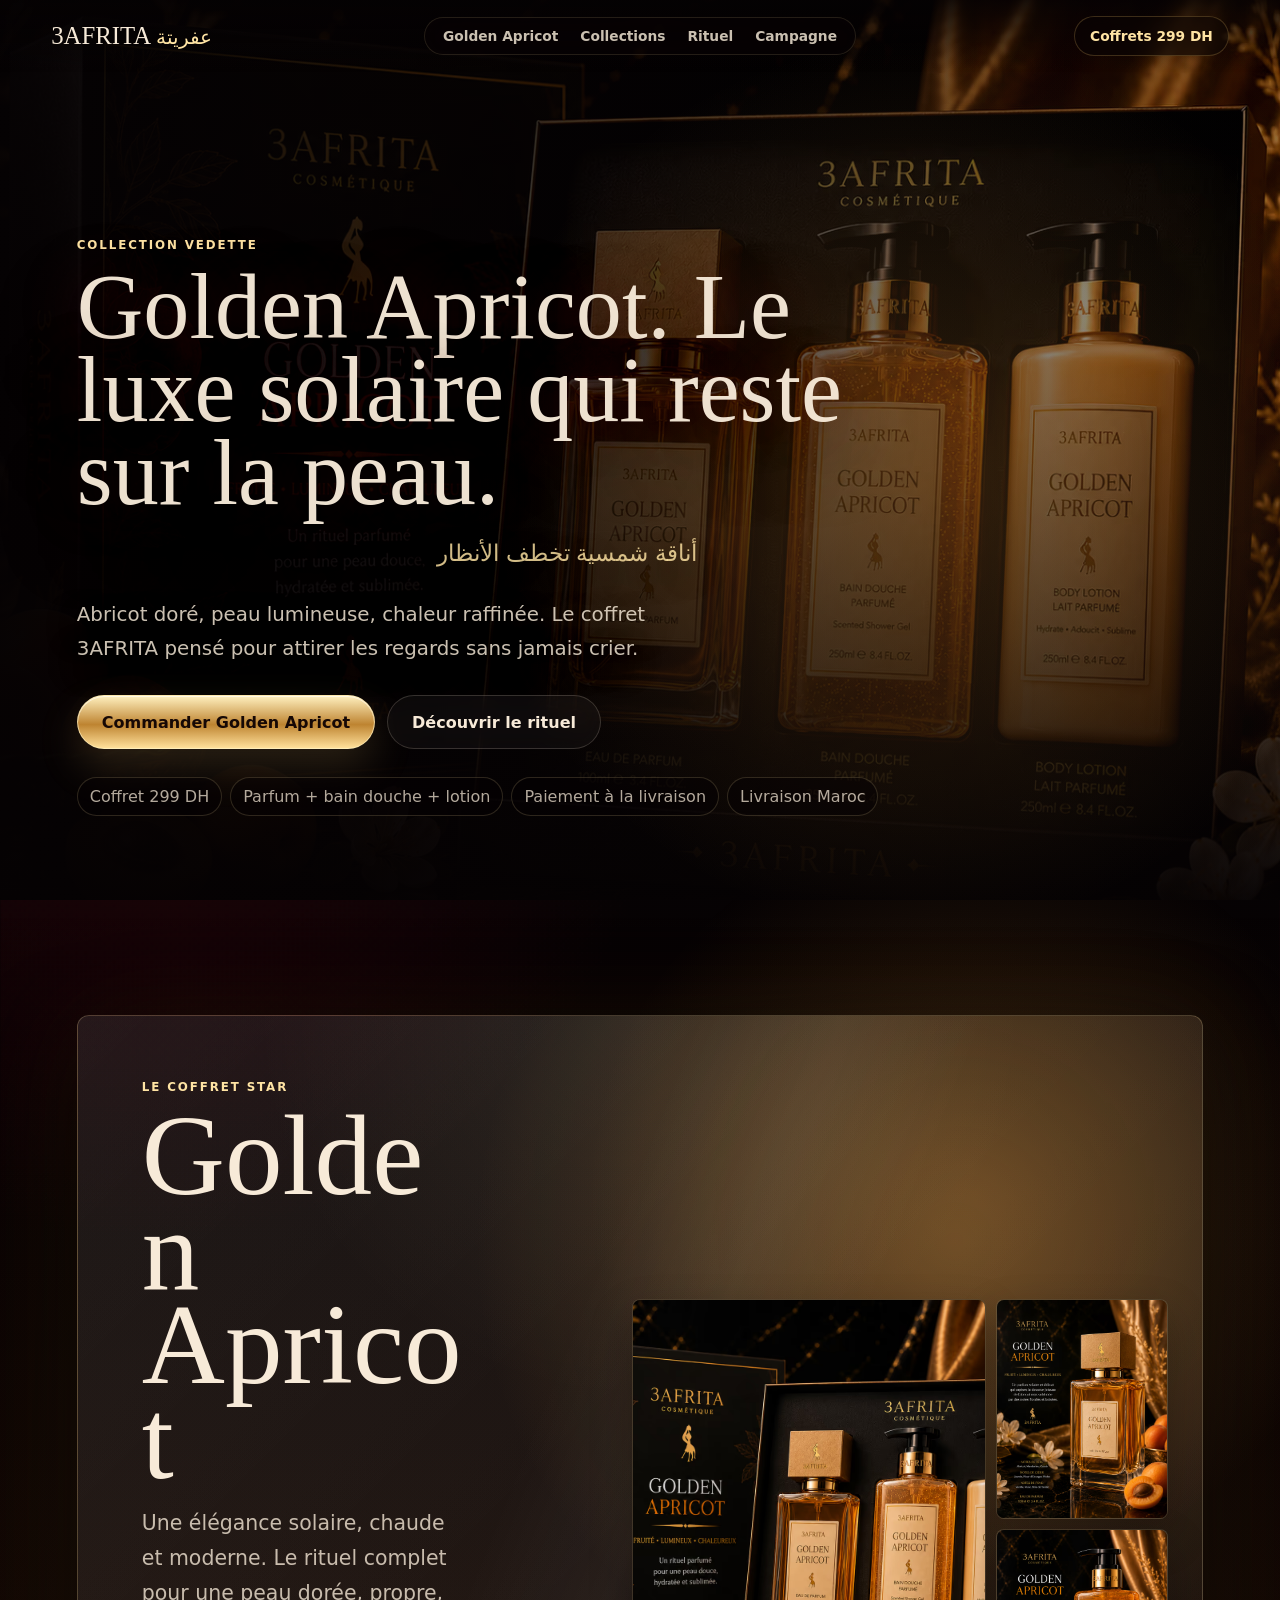
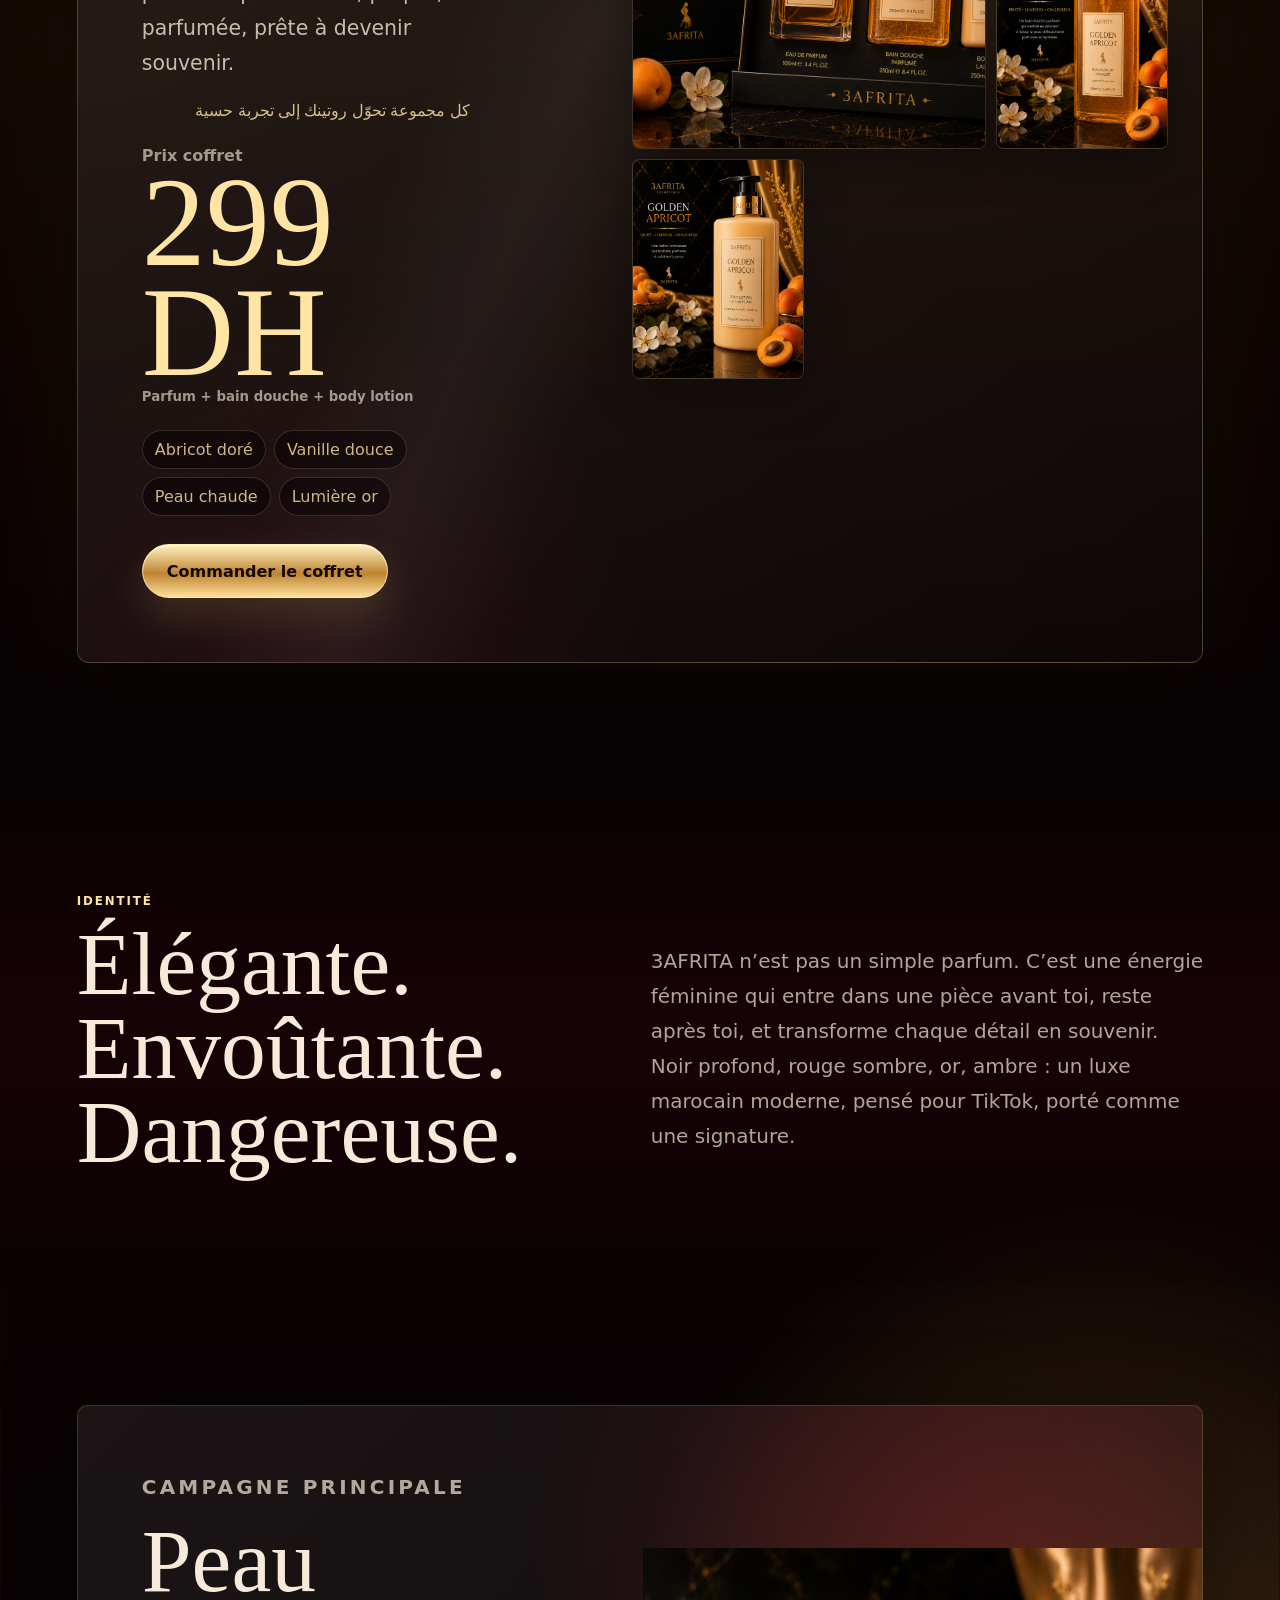
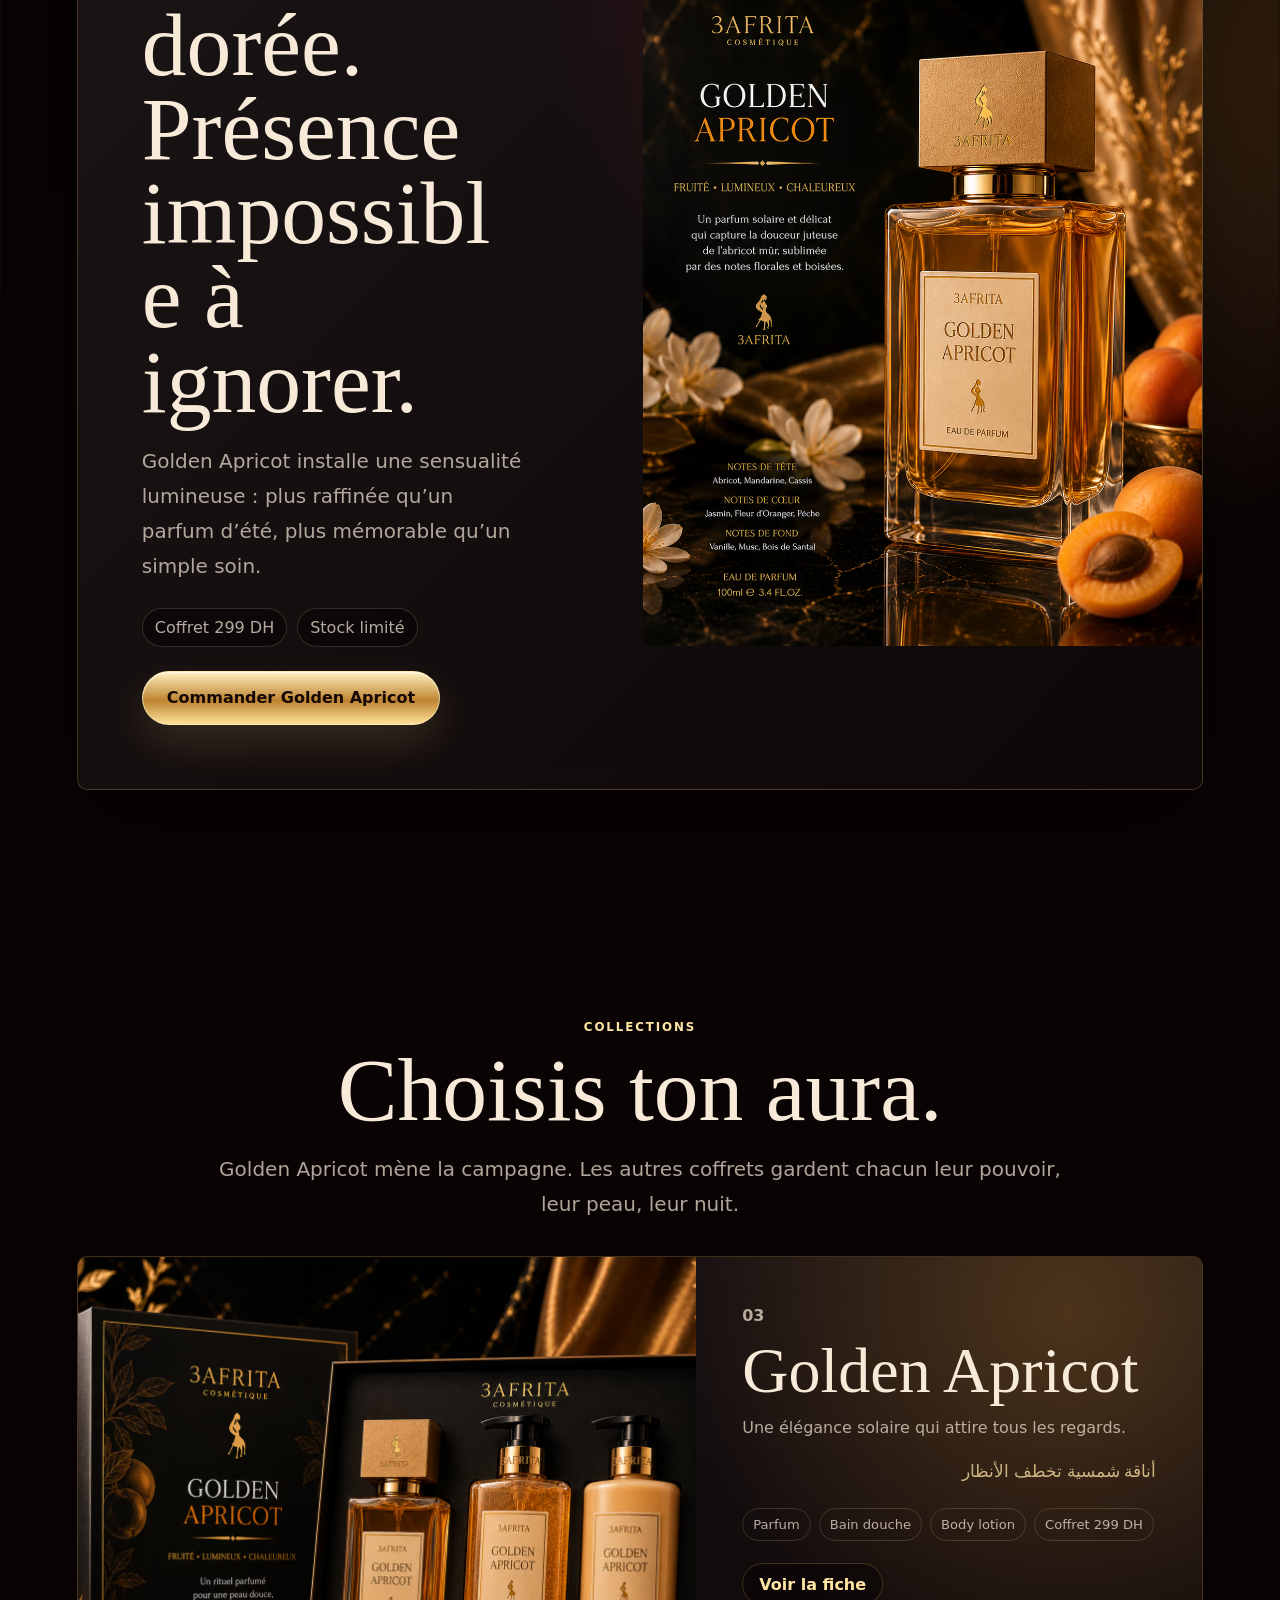
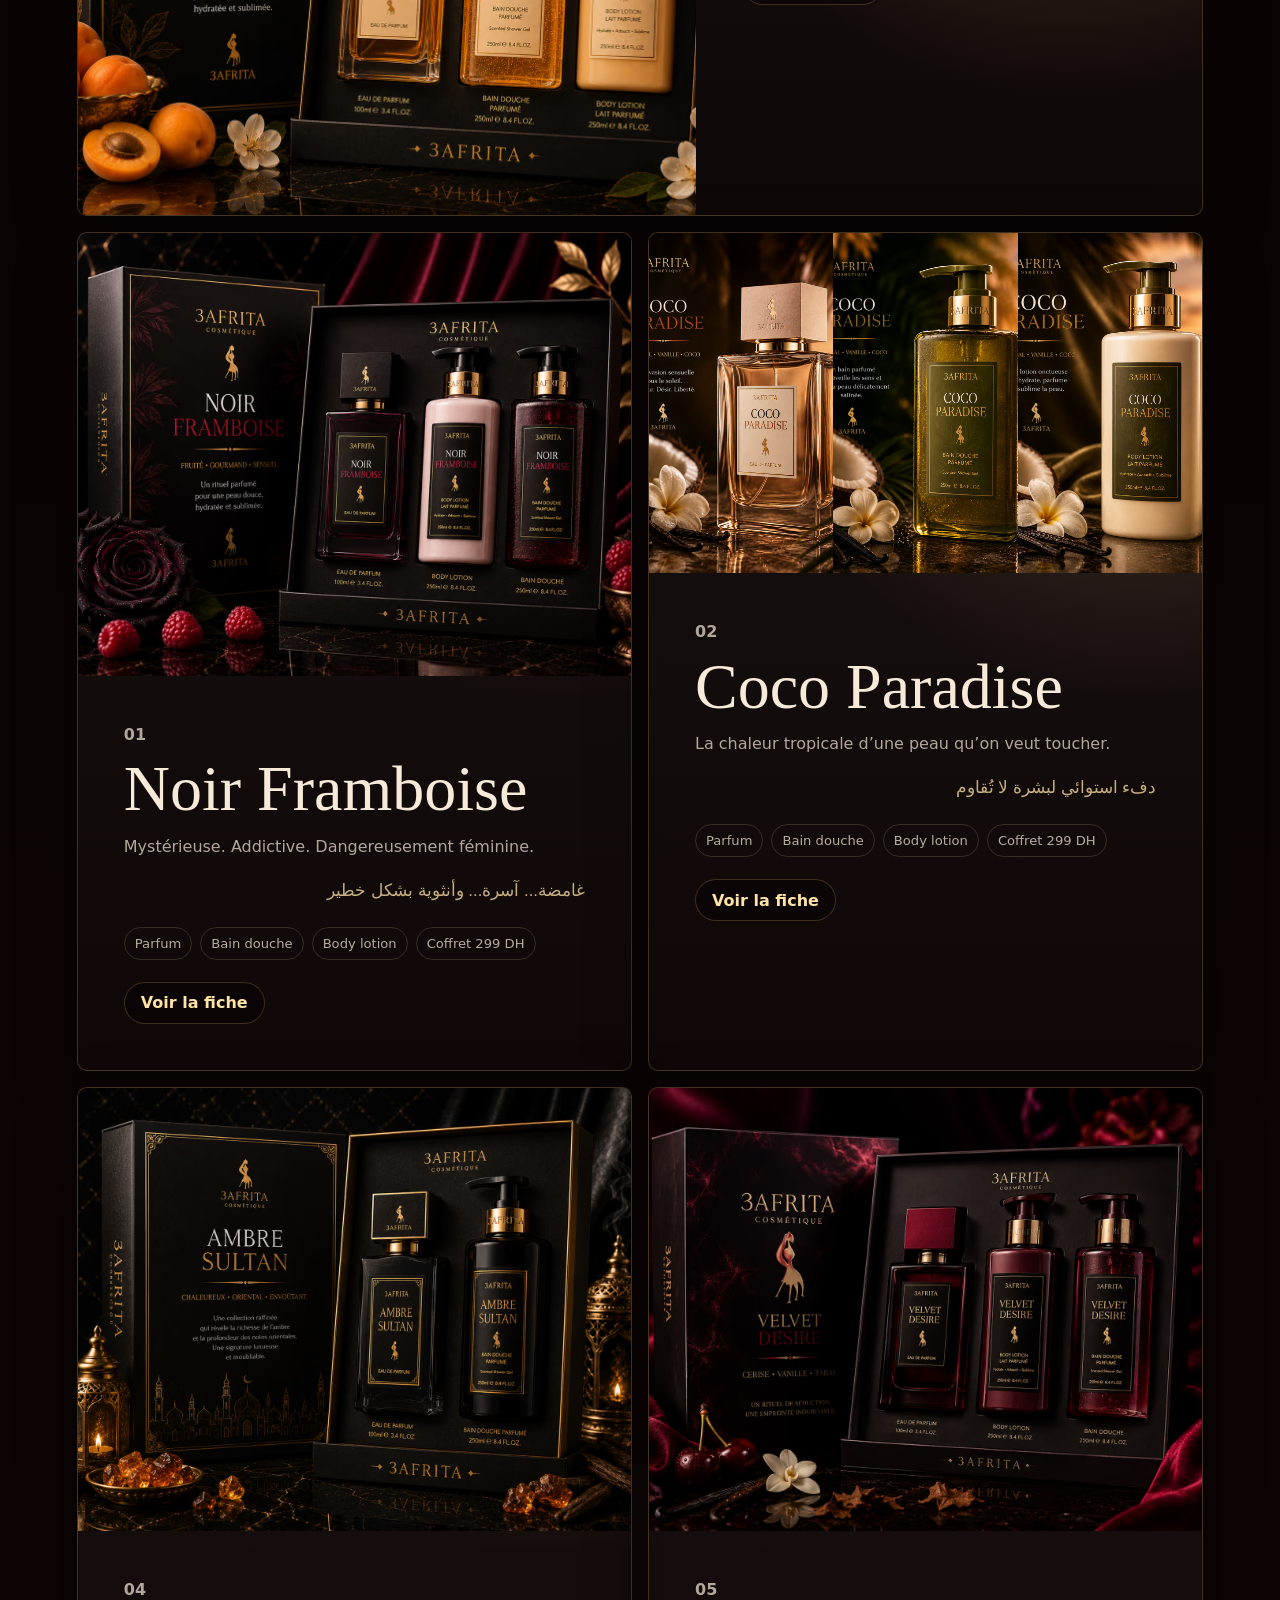
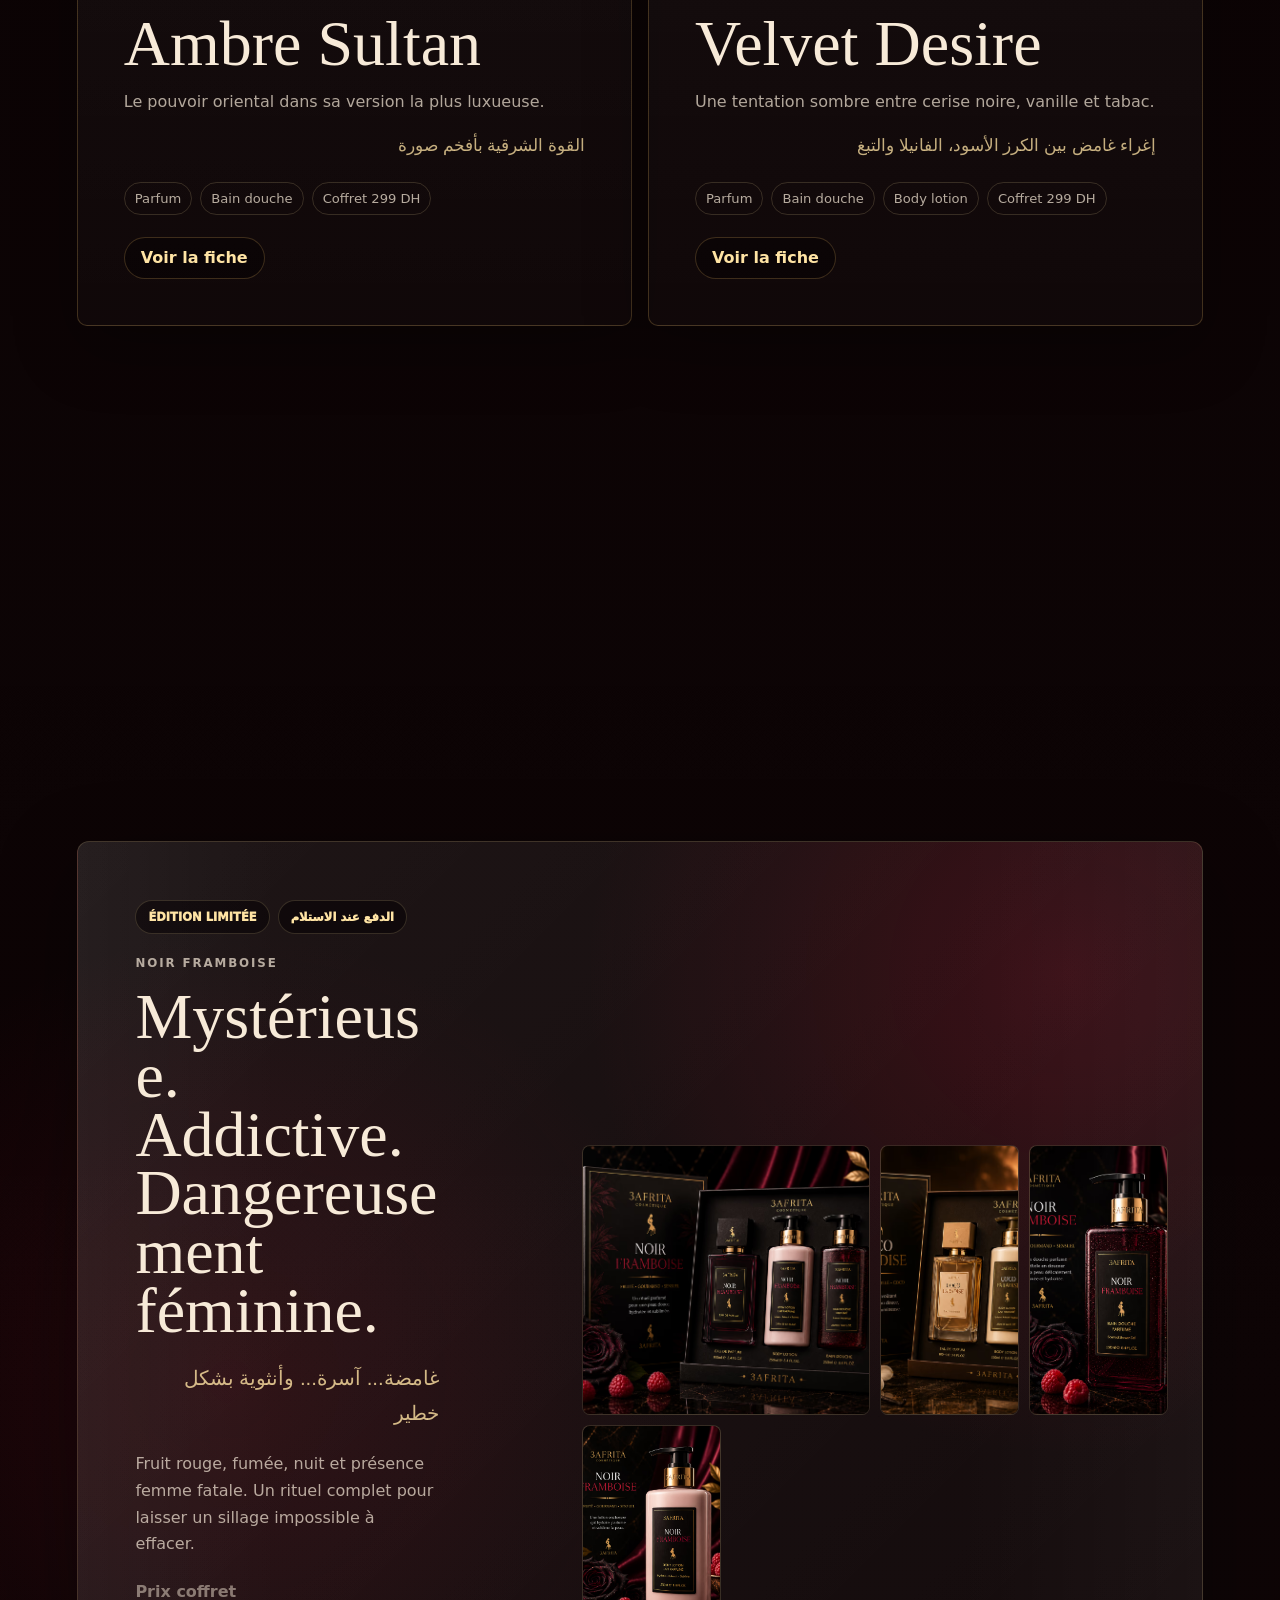
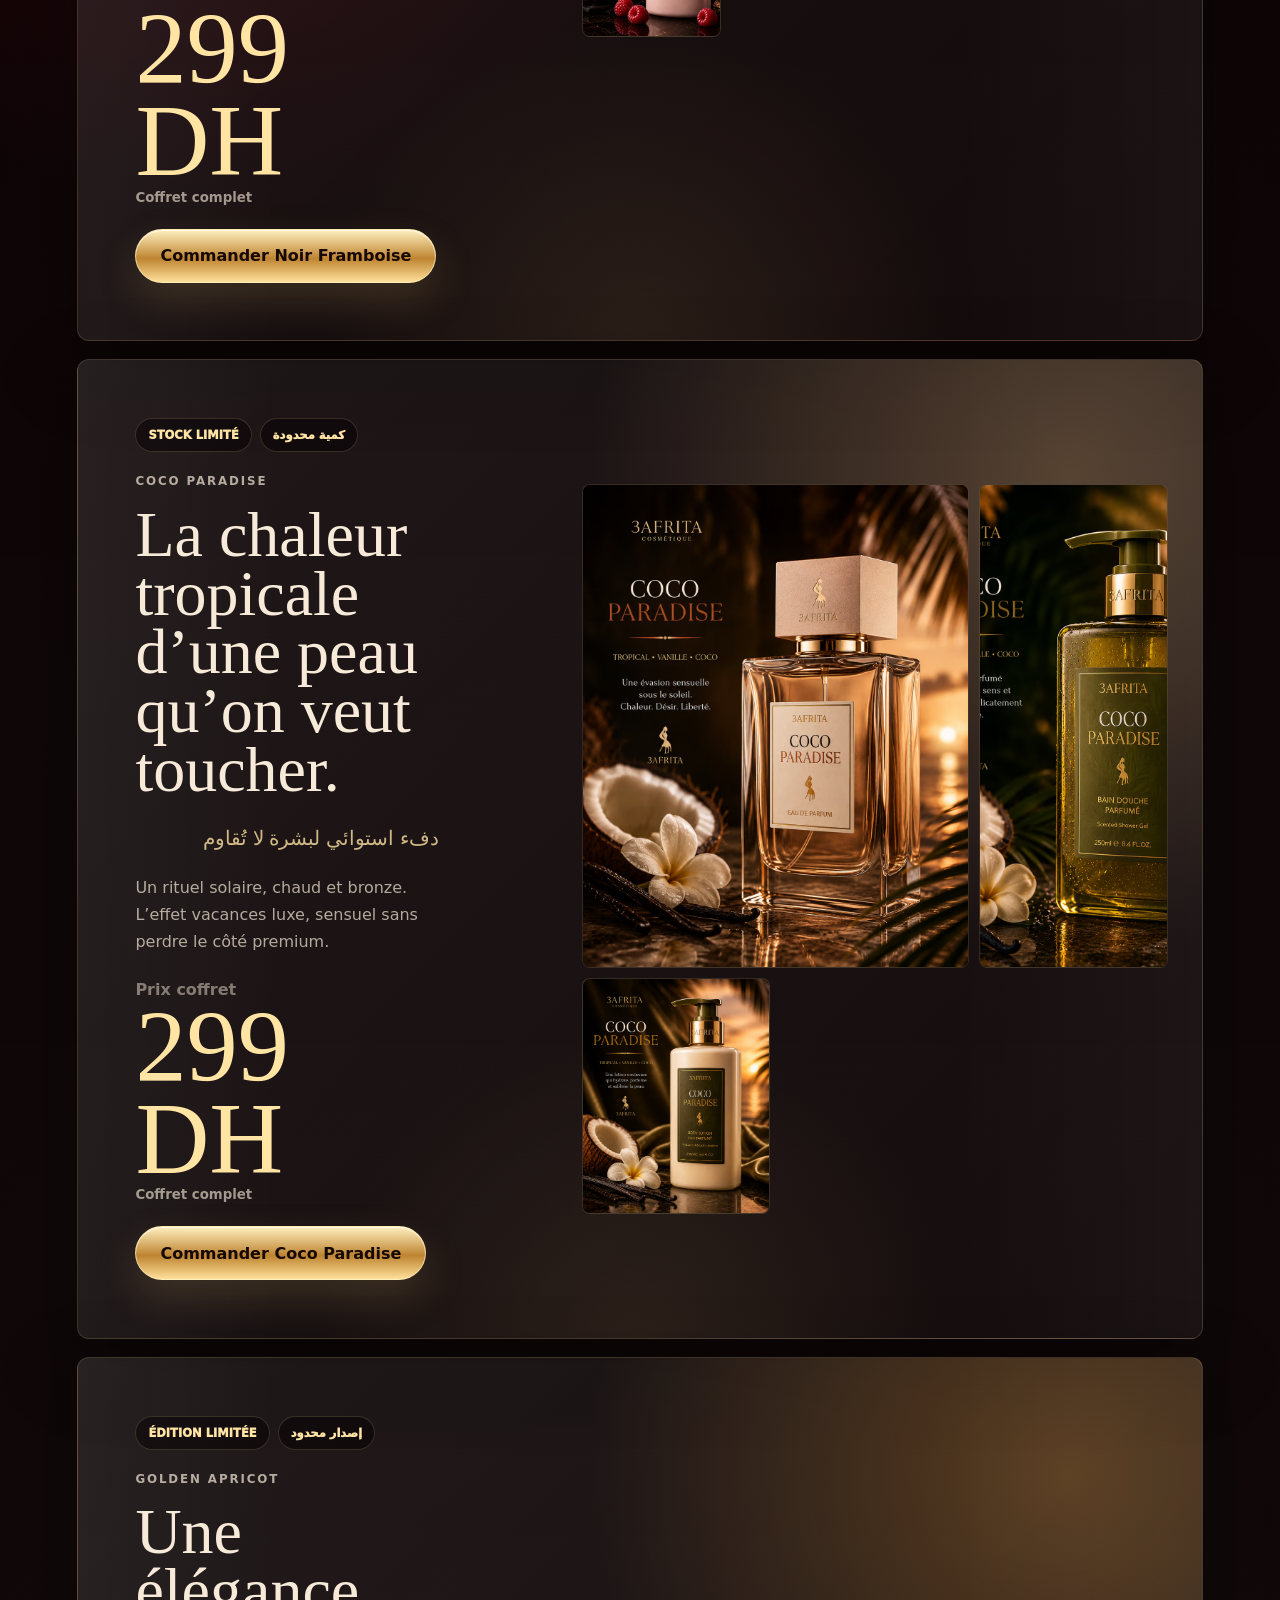
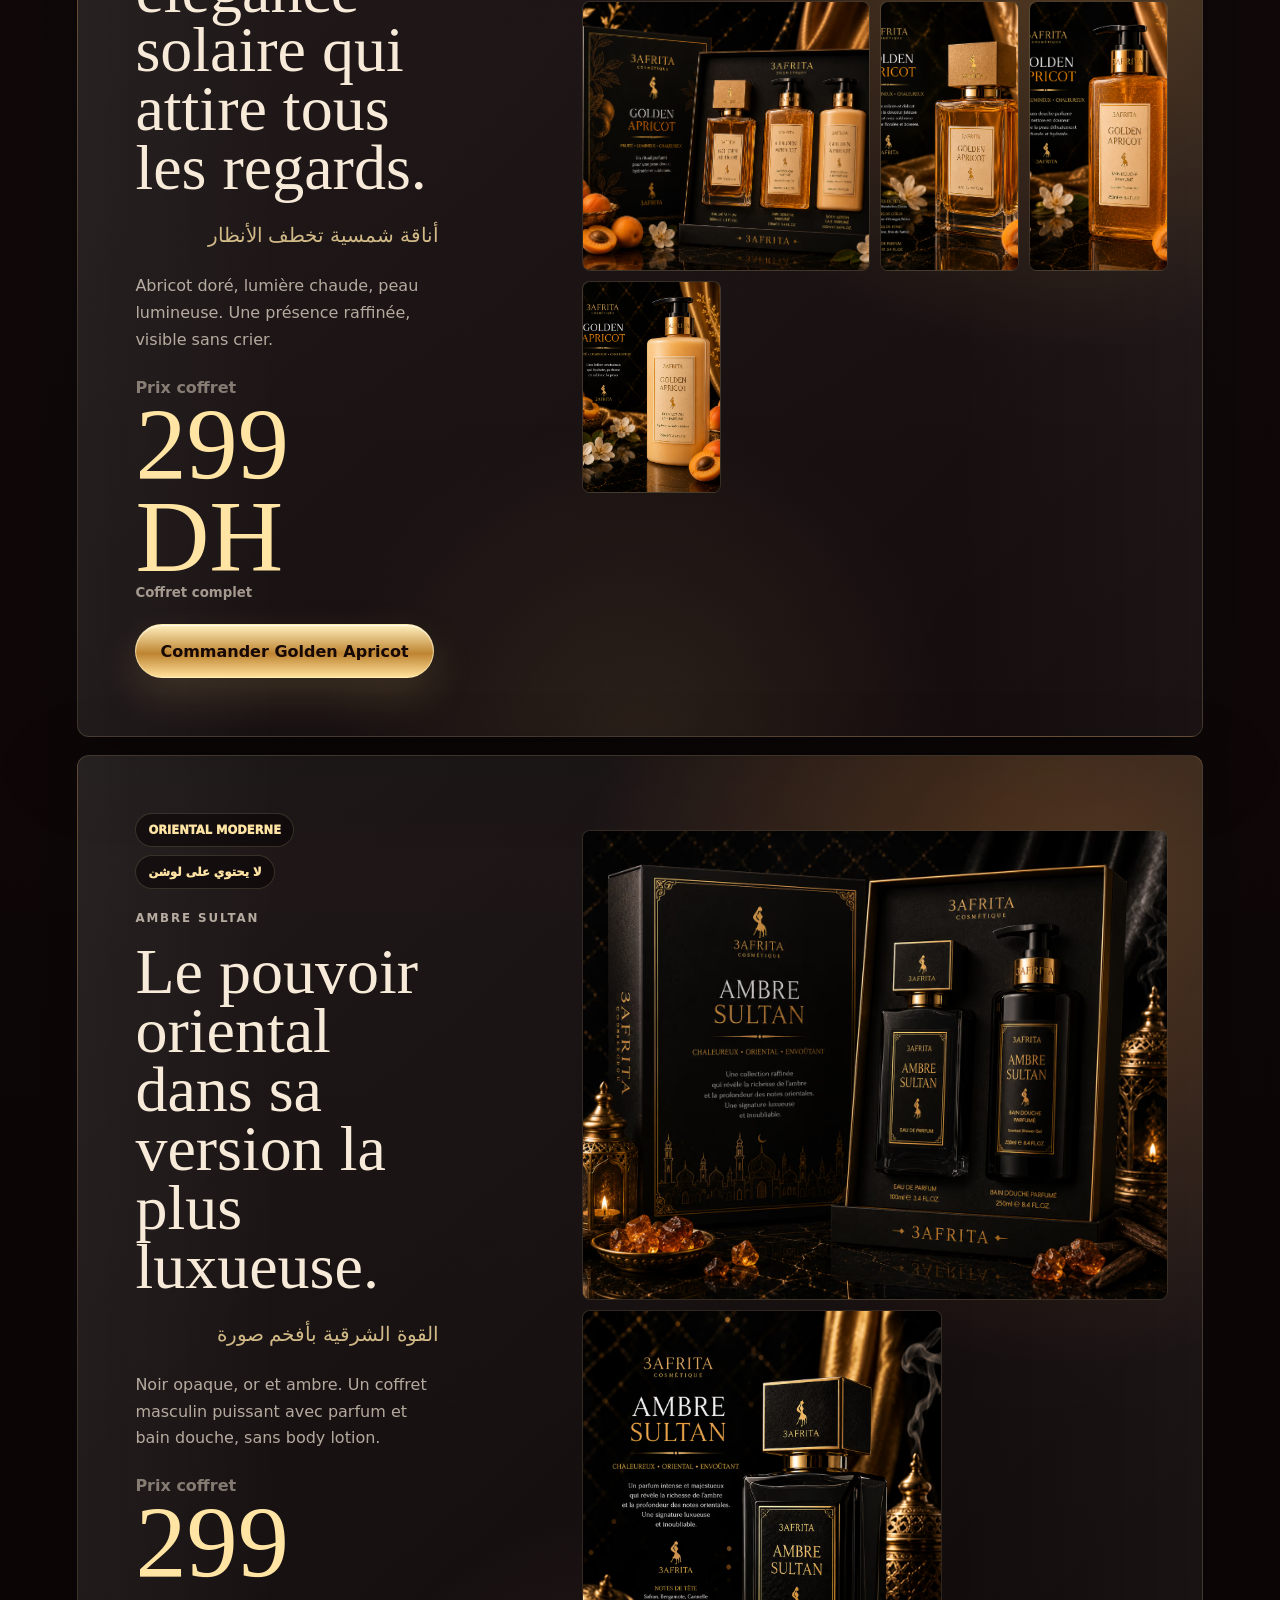
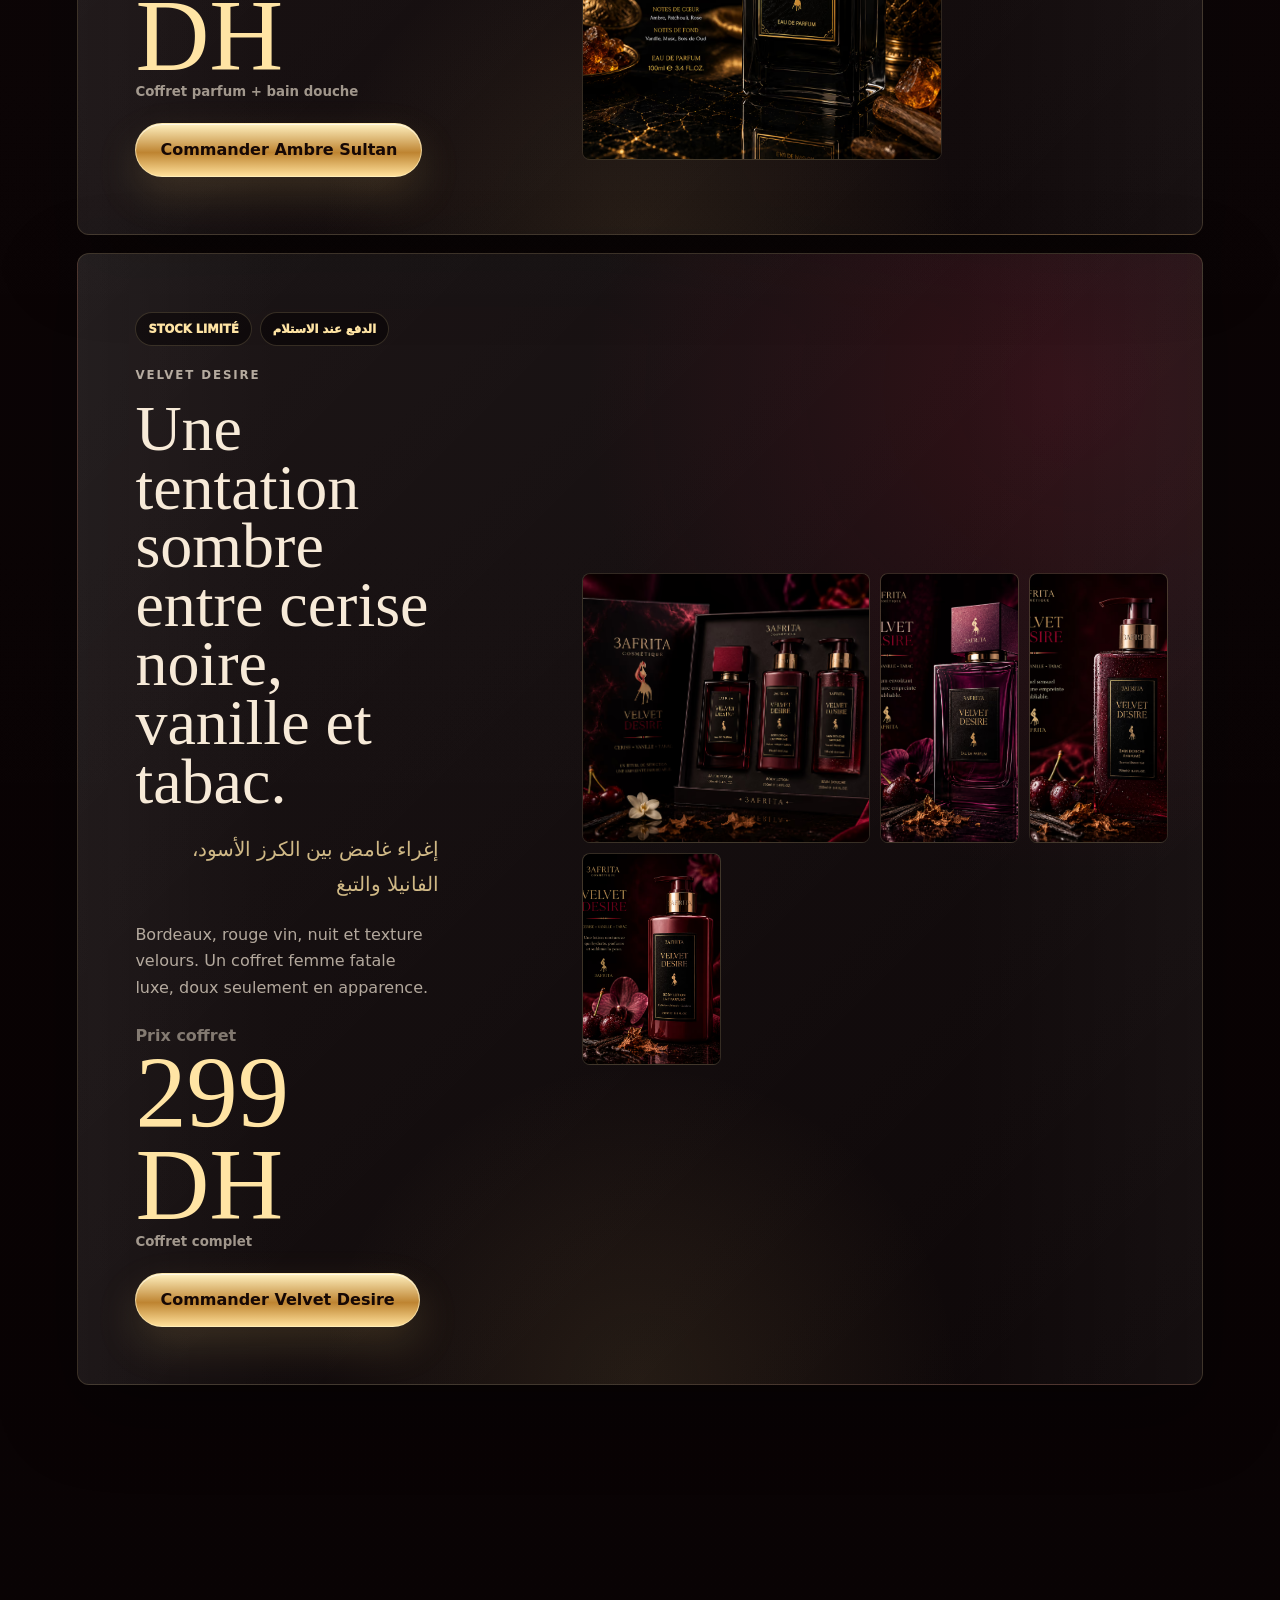
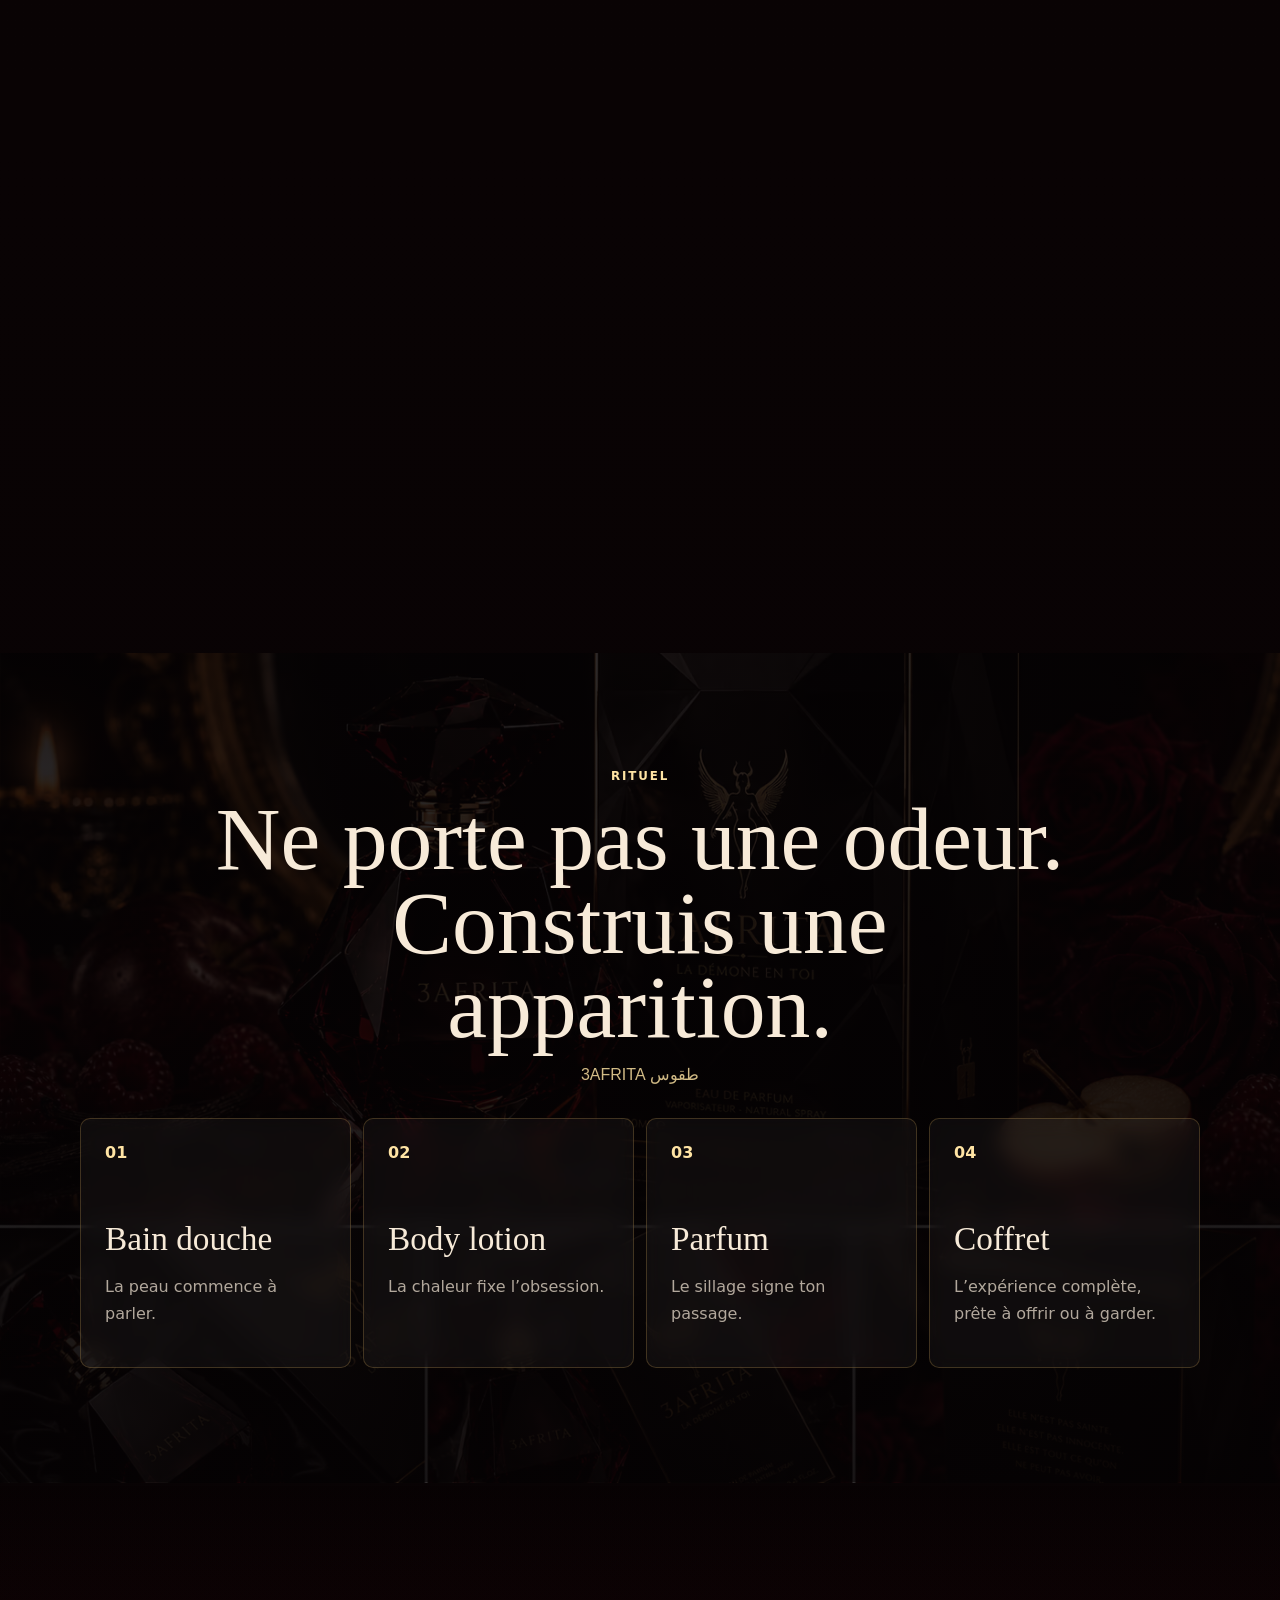
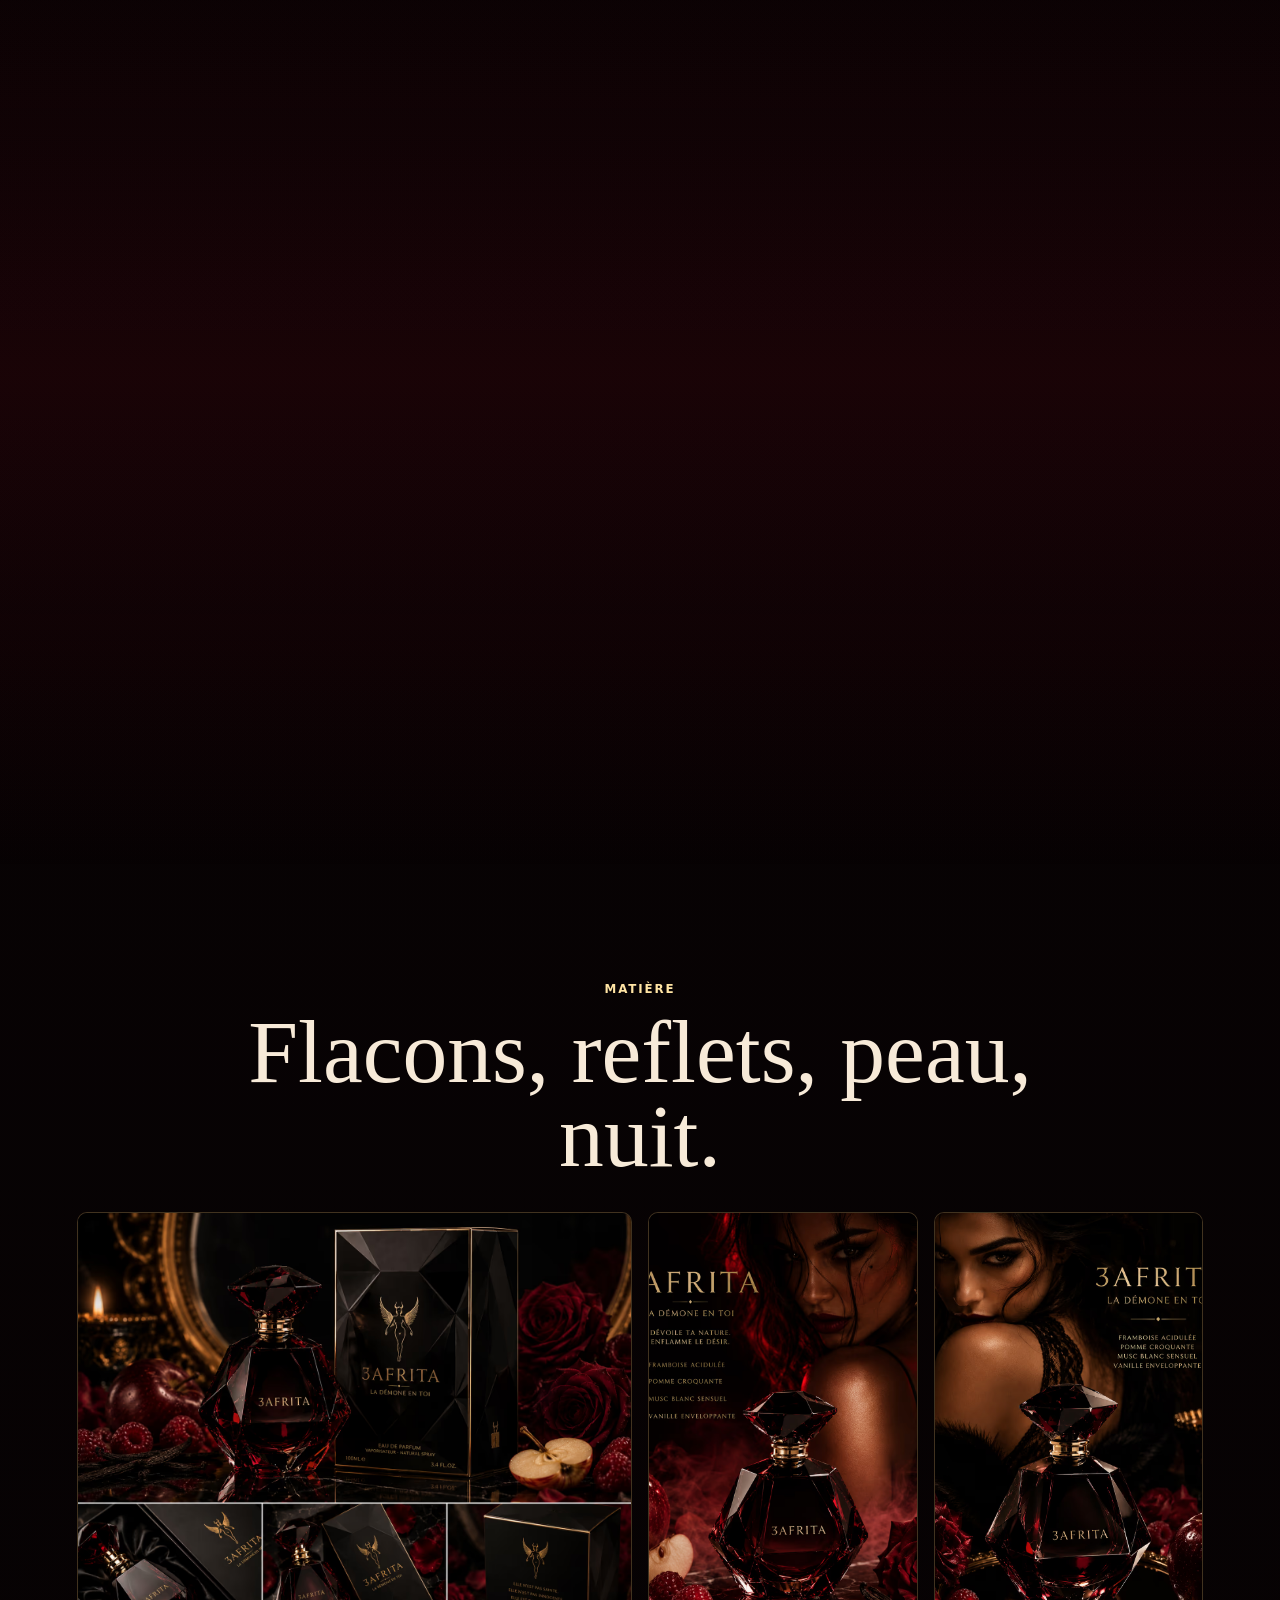
<file: index.html>
<!doctype html>
<html lang="fr">
  <head>
    <meta charset="utf-8" />
    <meta name="viewport" content="width=device-width, initial-scale=1" />
    <title>3AFRITA | Cosmétiques dark luxury marocains</title>
    <meta
      name="description"
      content="3AFRITA est une marque cosmétique marocaine premium : parfums, bains douche, body lotions et coffrets dark luxury. Coffrets à 299 DH, livraison Maroc."
    />
    <meta name="theme-color" content="#050203" />
    <link rel="canonical" href="https://3afrita.com/" />
    <meta property="og:title" content="3AFRITA | عفريتة" />
    <meta property="og:description" content="Golden Apricot par 3AFRITA. Une élégance solaire, sensuelle et impossible à oublier. Coffret à 299 DH." />
    <meta property="og:type" content="website" />
    <meta property="og:url" content="https://3afrita.com/" />
    <meta property="og:image" content="https://3afrita.com/assets/collections/optimized/golden-apricot-coffret.webp" />
    <link rel="icon" type="image/png" href="./favicon.png" />
    <link rel="preload" as="image" href="./assets/collections/optimized/golden-apricot-coffret.avif" />
    <link rel="stylesheet" href="./styles.css" />
  </head>
  <body>
    <div class="ambient" aria-hidden="true"></div>
    <div class="grain" aria-hidden="true"></div>

    <header class="site-header" aria-label="Navigation principale">
      <a class="brand-mark" href="#top" aria-label="Accueil 3AFRITA">3AFRITA <span>عفريتة</span></a>
      <nav class="desktop-nav" aria-label="Sections">
        <a href="#golden">Golden Apricot</a>
        <a href="#collections">Collections</a>
        <a href="#rituel">Rituel</a>
        <a href="#campagne">Campagne</a>
      </nav>
      <a class="header-cta" href="#collections">Coffrets 299 DH</a>
    </header>

    <main id="top">
      <section class="hero" aria-labelledby="hero-title">
        <picture class="hero-media hero-media-golden">
          <source srcset="./assets/collections/optimized/golden-apricot-coffret.avif" type="image/avif" />
          <source srcset="./assets/collections/optimized/golden-apricot-coffret.webp" type="image/webp" />
          <img src="./assets/collections/optimized/golden-apricot-coffret.webp" alt="Coffret Golden Apricot 3AFRITA" width="1402" height="1122" fetchpriority="high" />
        </picture>
        <div class="hero-shade" aria-hidden="true"></div>
        <div class="hero-content reveal">
          <p class="eyebrow">Collection vedette</p>
          <h1 id="hero-title">Golden Apricot. Le luxe solaire qui reste sur la peau.</h1>
          <p class="tagline ar">أناقة شمسية تخطف الأنظار</p>
          <p class="tagline">Abricot doré, peau lumineuse, chaleur raffinée. Le coffret 3AFRITA pensé pour attirer les regards sans jamais crier.</p>
          <div class="hero-actions">
            <a class="btn btn-primary" href="https://wa.me/212607284660?text=Bonjour%2C%20je%20veux%20commander%20le%20coffret%20Golden%20Apricot%203AFRITA%20%C3%A0%20299%20DH." target="_blank" rel="noopener">Commander Golden Apricot</a>
            <a class="btn btn-ghost" href="#golden">Découvrir le rituel</a>
          </div>
          <div class="hero-proof" aria-label="Preuves de marque">
            <span>Coffret 299 DH</span>
            <span>Parfum + bain douche + lotion</span>
            <span>Paiement à la livraison</span>
            <span>Livraison Maroc</span>
          </div>
        </div>
      </section>

      <section class="golden-spotlight section-pad" id="golden" aria-labelledby="golden-title">
        <div class="spotlight-shell reveal">
          <div class="spotlight-copy">
            <p class="eyebrow">Le coffret star</p>
            <h2 id="golden-title">Golden Apricot</h2>
            <p class="spotlight-lede">Une élégance solaire, chaude et moderne. Le rituel complet pour une peau dorée, propre, parfumée, prête à devenir souvenir.</p>
            <p class="ar">كل مجموعة تحوّل روتينك إلى تجربة حسية</p>
            <div class="spotlight-price">
              <span>Prix coffret</span>
              <strong>299 DH</strong>
              <small>Parfum + bain douche + body lotion</small>
            </div>
            <div class="sensory-row" aria-label="Signature Golden Apricot">
              <span>Abricot doré</span>
              <span>Vanille douce</span>
              <span>Peau chaude</span>
              <span>Lumière or</span>
            </div>
            <a class="btn btn-primary" href="https://wa.me/212607284660?text=Bonjour%2C%20je%20veux%20commander%20le%20coffret%20Golden%20Apricot%203AFRITA%20%C3%A0%20299%20DH." target="_blank" rel="noopener">Commander le coffret</a>
          </div>
          <div class="spotlight-gallery" aria-label="Images Golden Apricot">
            <picture class="spotlight-main">
              <source srcset="./assets/collections/optimized/golden-apricot-coffret.avif" type="image/avif" />
              <img src="./assets/collections/optimized/golden-apricot-coffret.webp" alt="Coffret Golden Apricot 3AFRITA" loading="lazy"  width="1402" height="1122" />
            </picture>
            <picture>
              <source srcset="./assets/collections/optimized/golden-apricot-parfum.avif" type="image/avif" />
              <img src="./assets/collections/optimized/golden-apricot-parfum.webp" alt="Parfum Golden Apricot 3AFRITA" loading="lazy"  width="1080" height="1350" />
            </picture>
            <picture>
              <source srcset="./assets/collections/optimized/golden-apricot-bain-douche.avif" type="image/avif" />
              <img src="./assets/collections/optimized/golden-apricot-bain-douche.webp" alt="Bain douche Golden Apricot 3AFRITA" loading="lazy"  width="1080" height="1350" />
            </picture>
            <picture>
              <source srcset="./assets/collections/optimized/golden-apricot-body-lotion.avif" type="image/avif" />
              <img src="./assets/collections/optimized/golden-apricot-body-lotion.webp" alt="Body lotion Golden Apricot 3AFRITA" loading="lazy"  width="1080" height="1350" />
            </picture>
          </div>
        </div>
      </section>

      <section class="manifesto section-pad" aria-labelledby="manifesto-title">
        <div class="manifesto-grid">
          <div class="section-kicker reveal">
            <p class="eyebrow">Identité</p>
            <h2 id="manifesto-title">Élégante. Envoûtante. Dangereuse.</h2>
          </div>
          <p class="manifesto-copy reveal">
            3AFRITA n’est pas un simple parfum. C’est une énergie féminine qui entre dans une pièce avant toi,
            reste après toi, et transforme chaque détail en souvenir. Noir profond, rouge sombre, or, ambre :
            un luxe marocain moderne, pensé pour TikTok, porté comme une signature.
          </p>
        </div>
      </section>

      <section class="signature section-pad" aria-labelledby="signature-title">
        <div class="signature-card signature-golden reveal">
          <div class="signature-copy">
            <p class="eyebrow">Campagne principale</p>
            <h2 id="signature-title">Peau dorée. Présence impossible à ignorer.</h2>
            <p>Golden Apricot installe une sensualité lumineuse : plus raffinée qu’un parfum d’été, plus mémorable qu’un simple soin.</p>
            <div class="price-row">
              <span>Coffret 299 DH</span>
              <span>Stock limité</span>
            </div>
            <a class="btn btn-primary" href="https://wa.me/212607284660?text=Bonjour%2C%20je%20veux%20commander%20le%20coffret%20Golden%20Apricot%203AFRITA%20%C3%A0%20299%20DH." target="_blank" rel="noopener">Commander Golden Apricot</a>
          </div>
          <picture class="signature-product">
            <source srcset="./assets/collections/optimized/golden-apricot-parfum.avif" type="image/avif" />
            <source srcset="./assets/collections/optimized/golden-apricot-parfum.webp" type="image/webp" />
            <img src="./assets/collections/optimized/golden-apricot-parfum.webp" alt="Parfum 3AFRITA Golden Apricot" width="1122" height="1402" loading="lazy" />
          </picture>
        </div>
      </section>

      <section class="collections section-pad" id="collections" aria-labelledby="collections-title">
        <div class="section-heading reveal">
          <p class="eyebrow">Collections</p>
          <h2 id="collections-title">Choisis ton aura.</h2>
          <p>Golden Apricot mène la campagne. Les autres coffrets gardent chacun leur pouvoir, leur peau, leur nuit.</p>
        </div>

        <div class="collection-grid">
          <article class="collection-card noir reveal">
            <div class="collection-visual">
              <picture>
                <source srcset="./assets/collections/optimized/noir-framboise-coffret.avif" type="image/avif" />
                <source srcset="./assets/collections/optimized/noir-framboise-coffret.webp" type="image/webp" />
                <img src="./assets/collections/optimized/noir-framboise-coffret.webp" alt="Coffret Noir Framboise 3AFRITA" width="1402" height="1122" loading="lazy" />
              </picture>
            </div>
            <div class="collection-body">
              <p class="collection-index">01</p>
              <h3>Noir Framboise</h3>
              <p>Mystérieuse. Addictive. Dangereusement féminine.</p>
              <p class="ar">غامضة... آسرة... وأنثوية بشكل خطير</p>
              <ul>
                <li>Parfum</li><li>Bain douche</li><li>Body lotion</li><li>Coffret 299 DH</li>
              </ul>
              <a class="mini-cta" href="#fiche-noir">Voir la fiche</a>
            </div>
          </article>

          <article class="collection-card coco reveal">
            <div class="collection-visual trio">
              <picture>
                <source srcset="./assets/collections/optimized/coco-paradise-parfum.avif" type="image/avif" />
                <img src="./assets/collections/optimized/coco-paradise-parfum.webp" alt="Parfum Coco Paradise 3AFRITA" width="1122" height="1402" loading="lazy" />
              </picture>
              <picture>
                <source srcset="./assets/collections/optimized/coco-paradise-bain-douche.avif" type="image/avif" />
                <img src="./assets/collections/optimized/coco-paradise-bain-douche.webp" alt="Bain douche Coco Paradise 3AFRITA" width="1122" height="1402" loading="lazy" />
              </picture>
              <picture>
                <source srcset="./assets/collections/optimized/coco-paradise-body-lotion.avif" type="image/avif" />
                <img src="./assets/collections/optimized/coco-paradise-body-lotion.webp" alt="Body lotion Coco Paradise 3AFRITA" width="1122" height="1402" loading="lazy" />
              </picture>
            </div>
            <div class="collection-body">
              <p class="collection-index">02</p>
              <h3>Coco Paradise</h3>
              <p>La chaleur tropicale d’une peau qu’on veut toucher.</p>
              <p class="ar">دفء استوائي لبشرة لا تُقاوم</p>
              <ul>
                <li>Parfum</li><li>Bain douche</li><li>Body lotion</li><li>Coffret 299 DH</li>
              </ul>
              <a class="mini-cta" href="#fiche-coco">Voir la fiche</a>
            </div>
          </article>

          <article class="collection-card apricot reveal">
            <div class="collection-visual">
              <picture>
                <source srcset="./assets/collections/optimized/golden-apricot-coffret.avif" type="image/avif" />
                <source srcset="./assets/collections/optimized/golden-apricot-coffret.webp" type="image/webp" />
                <img src="./assets/collections/optimized/golden-apricot-coffret.webp" alt="Coffret Golden Apricot 3AFRITA" width="1402" height="1122" loading="lazy" />
              </picture>
            </div>
            <div class="collection-body">
              <p class="collection-index">03</p>
              <h3>Golden Apricot</h3>
              <p>Une élégance solaire qui attire tous les regards.</p>
              <p class="ar">أناقة شمسية تخطف الأنظار</p>
              <ul>
                <li>Parfum</li><li>Bain douche</li><li>Body lotion</li><li>Coffret 299 DH</li>
              </ul>
              <a class="mini-cta" href="#fiche-apricot">Voir la fiche</a>
            </div>
          </article>

          <article class="collection-card ambre reveal">
            <div class="collection-visual">
              <picture>
                <source srcset="./assets/collections/optimized/ambre-sultan-coffret.avif" type="image/avif" />
                <source srcset="./assets/collections/optimized/ambre-sultan-coffret.webp" type="image/webp" />
                <img src="./assets/collections/optimized/ambre-sultan-coffret.webp" alt="Coffret Ambre Sultan 3AFRITA" width="1402" height="1122" loading="lazy" />
              </picture>
            </div>
            <div class="collection-body">
              <p class="collection-index">04</p>
              <h3>Ambre Sultan</h3>
              <p>Le pouvoir oriental dans sa version la plus luxueuse.</p>
              <p class="ar">القوة الشرقية بأفخم صورة</p>
              <ul>
                <li>Parfum</li><li>Bain douche</li><li>Coffret 299 DH</li>
              </ul>
              <a class="mini-cta" href="#fiche-ambre">Voir la fiche</a>
            </div>
          </article>

          <article class="collection-card velvet reveal">
            <div class="collection-visual">
              <picture>
                <source srcset="./assets/collections/optimized/velvet-desire-coffret.avif" type="image/avif" />
                <source srcset="./assets/collections/optimized/velvet-desire-coffret.webp" type="image/webp" />
                <img src="./assets/collections/optimized/velvet-desire-coffret.webp" alt="Coffret Velvet Desire 3AFRITA" width="1402" height="1122" loading="lazy" />
              </picture>
            </div>
            <div class="collection-body">
              <p class="collection-index">05</p>
              <h3>Velvet Desire</h3>
              <p>Une tentation sombre entre cerise noire, vanille et tabac.</p>
              <p class="ar">إغراء غامض بين الكرز الأسود، الفانيلا والتبغ</p>
              <ul>
                <li>Parfum</li><li>Bain douche</li><li>Body lotion</li><li>Coffret 299 DH</li>
              </ul>
              <a class="mini-cta" href="#fiche-velvet">Voir la fiche</a>
            </div>
          </article>
        </div>
      </section>

      <section class="product-dossiers section-pad" aria-labelledby="dossiers-title">
        <div class="section-heading reveal">
          <p class="eyebrow">Fiches produit</p>
          <h2 id="dossiers-title">Le coffret comme rituel complet.</h2>
          <p>Images réelles des collections, détails produits, prix et commande directe.</p>
        </div>

        <article class="product-dossier noir reveal" id="fiche-noir">
          <div class="dossier-copy">
            <div class="badge-row"><span>ÉDITION LIMITÉE</span><span>الدفع عند الاستلام</span></div>
            <p class="eyebrow">Noir Framboise</p>
            <h3>Mystérieuse. Addictive. Dangereusement féminine.</h3>
            <p class="ar">غامضة... آسرة... وأنثوية بشكل خطير</p>
            <p>Fruit rouge, fumée, nuit et présence femme fatale. Un rituel complet pour laisser un sillage impossible à effacer.</p>
            <div class="price-block"><span>Prix coffret</span><strong>299 DH</strong><small>Coffret complet</small></div>
            <a class="btn btn-primary" href="https://wa.me/212607284660?text=Bonjour%2C%20je%20veux%20commander%20le%20coffret%20Noir%20Framboise%203AFRITA%20%C3%A0%20299%20DH." target="_blank" rel="noopener">Commander Noir Framboise</a>
          </div>
          <div class="product-strip">
            <picture><source srcset="./assets/collections/optimized/noir-framboise-coffret.avif" type="image/avif" /><img src="./assets/collections/optimized/noir-framboise-coffret.webp" alt="Coffret Noir Framboise 3AFRITA" loading="lazy"  width="1402" height="1122" /></picture>
            <picture><source srcset="./assets/collections/optimized/noir-framboise-parfum.avif" type="image/avif" /><img src="./assets/collections/optimized/noir-framboise-parfum.webp" alt="Parfum Noir Framboise 3AFRITA" loading="lazy"  width="1402" height="1122" /></picture>
            <picture><source srcset="./assets/collections/optimized/noir-framboise-bain-douche.avif" type="image/avif" /><img src="./assets/collections/optimized/noir-framboise-bain-douche.webp" alt="Bain douche Noir Framboise 3AFRITA" loading="lazy"  width="1080" height="1350" /></picture>
            <picture><source srcset="./assets/collections/optimized/noir-framboise-body-lotion.avif" type="image/avif" /><img src="./assets/collections/optimized/noir-framboise-body-lotion.webp" alt="Body lotion Noir Framboise 3AFRITA" loading="lazy"  width="1080" height="1350" /></picture>
          </div>
        </article>

        <article class="product-dossier coco reveal" id="fiche-coco">
          <div class="dossier-copy">
            <div class="badge-row"><span>Stock limité</span><span>كمية محدودة</span></div>
            <p class="eyebrow">Coco Paradise</p>
            <h3>La chaleur tropicale d’une peau qu’on veut toucher.</h3>
            <p class="ar">دفء استوائي لبشرة لا تُقاوم</p>
            <p>Un rituel solaire, chaud et bronze. L’effet vacances luxe, sensuel sans perdre le côté premium.</p>
            <div class="price-block"><span>Prix coffret</span><strong>299 DH</strong><small>Coffret complet</small></div>
            <a class="btn btn-primary" href="https://wa.me/212607284660?text=Bonjour%2C%20je%20veux%20commander%20le%20coffret%20Coco%20Paradise%203AFRITA%20%C3%A0%20299%20DH." target="_blank" rel="noopener">Commander Coco Paradise</a>
          </div>
          <div class="product-strip">
            <picture><source srcset="./assets/collections/optimized/coco-paradise-parfum.avif" type="image/avif" /><img src="./assets/collections/optimized/coco-paradise-parfum.webp" alt="Parfum Coco Paradise 3AFRITA" loading="lazy"  width="1080" height="1350" /></picture>
            <picture><source srcset="./assets/collections/optimized/coco-paradise-bain-douche.avif" type="image/avif" /><img src="./assets/collections/optimized/coco-paradise-bain-douche.webp" alt="Bain douche Coco Paradise 3AFRITA" loading="lazy"  width="1080" height="1350" /></picture>
            <picture><source srcset="./assets/collections/optimized/coco-paradise-body-lotion.avif" type="image/avif" /><img src="./assets/collections/optimized/coco-paradise-body-lotion.webp" alt="Body lotion Coco Paradise 3AFRITA" loading="lazy"  width="1080" height="1350" /></picture>
          </div>
        </article>

        <article class="product-dossier apricot reveal" id="fiche-apricot">
          <div class="dossier-copy">
            <div class="badge-row"><span>ÉDITION LIMITÉE</span><span>إصدار محدود</span></div>
            <p class="eyebrow">Golden Apricot</p>
            <h3>Une élégance solaire qui attire tous les regards.</h3>
            <p class="ar">أناقة شمسية تخطف الأنظار</p>
            <p>Abricot doré, lumière chaude, peau lumineuse. Une présence raffinée, visible sans crier.</p>
            <div class="price-block"><span>Prix coffret</span><strong>299 DH</strong><small>Coffret complet</small></div>
            <a class="btn btn-primary" href="https://wa.me/212607284660?text=Bonjour%2C%20je%20veux%20commander%20le%20coffret%20Golden%20Apricot%203AFRITA%20%C3%A0%20299%20DH." target="_blank" rel="noopener">Commander Golden Apricot</a>
          </div>
          <div class="product-strip">
            <picture><source srcset="./assets/collections/optimized/golden-apricot-coffret.avif" type="image/avif" /><img src="./assets/collections/optimized/golden-apricot-coffret.webp" alt="Coffret Golden Apricot 3AFRITA" loading="lazy"  width="1402" height="1122" /></picture>
            <picture><source srcset="./assets/collections/optimized/golden-apricot-parfum.avif" type="image/avif" /><img src="./assets/collections/optimized/golden-apricot-parfum.webp" alt="Parfum Golden Apricot 3AFRITA" loading="lazy"  width="1080" height="1350" /></picture>
            <picture><source srcset="./assets/collections/optimized/golden-apricot-bain-douche.avif" type="image/avif" /><img src="./assets/collections/optimized/golden-apricot-bain-douche.webp" alt="Bain douche Golden Apricot 3AFRITA" loading="lazy"  width="1080" height="1350" /></picture>
            <picture><source srcset="./assets/collections/optimized/golden-apricot-body-lotion.avif" type="image/avif" /><img src="./assets/collections/optimized/golden-apricot-body-lotion.webp" alt="Body lotion Golden Apricot 3AFRITA" loading="lazy"  width="1080" height="1350" /></picture>
          </div>
        </article>

        <article class="product-dossier ambre reveal" id="fiche-ambre">
          <div class="dossier-copy">
            <div class="badge-row"><span>Oriental moderne</span><span>لا يحتوي على لوشن</span></div>
            <p class="eyebrow">Ambre Sultan</p>
            <h3>Le pouvoir oriental dans sa version la plus luxueuse.</h3>
            <p class="ar">القوة الشرقية بأفخم صورة</p>
            <p>Noir opaque, or et ambre. Un coffret masculin puissant avec parfum et bain douche, sans body lotion.</p>
            <div class="price-block"><span>Prix coffret</span><strong>299 DH</strong><small>Coffret parfum + bain douche</small></div>
            <a class="btn btn-primary" href="https://wa.me/212607284660?text=Bonjour%2C%20je%20veux%20commander%20le%20coffret%20Ambre%20Sultan%203AFRITA%20%C3%A0%20299%20DH." target="_blank" rel="noopener">Commander Ambre Sultan</a>
          </div>
          <div class="product-strip">
            <picture><source srcset="./assets/collections/optimized/ambre-sultan-coffret.avif" type="image/avif" /><img src="./assets/collections/optimized/ambre-sultan-coffret.webp" alt="Coffret Ambre Sultan 3AFRITA" loading="lazy"  width="1402" height="1122" /></picture>
            <picture><source srcset="./assets/collections/optimized/ambre-sultan-parfum.avif" type="image/avif" /><img src="./assets/collections/optimized/ambre-sultan-parfum.webp" alt="Parfum Ambre Sultan 3AFRITA" loading="lazy"  width="1080" height="1350" /></picture>
          </div>
        </article>

        <article class="product-dossier velvet reveal" id="fiche-velvet">
          <div class="dossier-copy">
            <div class="badge-row"><span>Stock limité</span><span>الدفع عند الاستلام</span></div>
            <p class="eyebrow">Velvet Desire</p>
            <h3>Une tentation sombre entre cerise noire, vanille et tabac.</h3>
            <p class="ar">إغراء غامض بين الكرز الأسود، الفانيلا والتبغ</p>
            <p>Bordeaux, rouge vin, nuit et texture velours. Un coffret femme fatale luxe, doux seulement en apparence.</p>
            <div class="price-block"><span>Prix coffret</span><strong>299 DH</strong><small>Coffret complet</small></div>
            <a class="btn btn-primary" href="https://wa.me/212607284660?text=Bonjour%2C%20je%20veux%20commander%20le%20coffret%20Velvet%20Desire%203AFRITA%20%C3%A0%20299%20DH." target="_blank" rel="noopener">Commander Velvet Desire</a>
          </div>
          <div class="product-strip">
            <picture><source srcset="./assets/collections/optimized/velvet-desire-coffret.avif" type="image/avif" /><img src="./assets/collections/optimized/velvet-desire-coffret.webp" alt="Coffret Velvet Desire 3AFRITA" loading="lazy"  width="1402" height="1122" /></picture>
            <picture><source srcset="./assets/collections/optimized/velvet-desire-parfum.avif" type="image/avif" /><img src="./assets/collections/optimized/velvet-desire-parfum.webp" alt="Parfum Velvet Desire 3AFRITA" loading="lazy"  width="1080" height="1350" /></picture>
            <picture><source srcset="./assets/collections/optimized/velvet-desire-bain-douche.avif" type="image/avif" /><img src="./assets/collections/optimized/velvet-desire-bain-douche.webp" alt="Bain douche Velvet Desire 3AFRITA" loading="lazy"  width="1080" height="1350" /></picture>
            <picture><source srcset="./assets/collections/optimized/velvet-desire-body-lotion.avif" type="image/avif" /><img src="./assets/collections/optimized/velvet-desire-body-lotion.webp" alt="Body lotion Velvet Desire 3AFRITA" loading="lazy"  width="1080" height="1350" /></picture>
          </div>
        </article>
      </section>

      <section class="experience section-pad" aria-labelledby="experience-title">
        <div class="experience-inner reveal">
          <p class="eyebrow">Expérience</p>
          <h2 id="experience-title">3AFRITA ne se porte pas. 3AFRITA se ressent.</h2>
          <p class="ar">3AFRITA لا يُوضع... بل يُشعر</p>
          <div class="experience-proof">
            <span>Déjà adopté par des centaines de femmes au Maroc</span>
            <span>اختيار مئات النساء في المغرب</span>
            <span>Paiement à la livraison</span>
          </div>
        </div>
      </section>

      <section class="ritual section-pad" id="rituel" aria-labelledby="ritual-title">
        <div class="ritual-copy reveal">
          <p class="eyebrow">Rituel</p>
          <h2 id="ritual-title">Ne porte pas une odeur. Construis une apparition.</h2>
          <p class="ar">طقوس 3AFRITA</p>
        </div>
        <div class="ritual-steps">
          <article class="ritual-step reveal"><span>01</span><h3>Bain douche</h3><p>La peau commence à parler.</p></article>
          <article class="ritual-step reveal"><span>02</span><h3>Body lotion</h3><p>La chaleur fixe l’obsession.</p></article>
          <article class="ritual-step reveal"><span>03</span><h3>Parfum</h3><p>Le sillage signe ton passage.</p></article>
          <article class="ritual-step reveal"><span>04</span><h3>Coffret</h3><p>L’expérience complète, prête à offrir ou à garder.</p></article>
        </div>
      </section>

      <section class="video-section section-pad" id="campagne" aria-labelledby="video-title">
        <div class="section-heading reveal">
          <p class="eyebrow">Campagne</p>
          <h2 id="video-title">Elle entre. Tout change.</h2>
          <p>La vidéo originale reste au centre de l’expérience : cinématique, sombre, sensuelle.</p>
        </div>
        <div class="video-frame reveal">
          <video src="./assets/original/campaign.mp4" autoplay muted loop playsinline preload="metadata" poster="./assets/optimized/hero-packaging.webp"></video>
        </div>
      </section>

      <section class="product-section section-pad" aria-labelledby="product-title">
        <div class="section-heading reveal">
          <p class="eyebrow">Matière</p>
          <h2 id="product-title">Flacons, reflets, peau, nuit.</h2>
        </div>
        <div class="gallery" aria-label="Galerie 3AFRITA">
          <figure class="gallery-item wide reveal"><picture><source srcset="./assets/optimized/hero-packaging.avif" type="image/avif" /><img src="./assets/optimized/hero-packaging.webp" alt="Packaging premium 3AFRITA" loading="lazy" width="1402" height="1122" /></picture></figure>
          <figure class="gallery-item reveal"><picture><source srcset="./assets/optimized/product-red-1.avif" type="image/avif" /><img src="./assets/optimized/product-red-1.webp" alt="Flacon 3AFRITA rouge sombre" loading="lazy" width="1122" height="1402" /></picture></figure>
          <figure class="gallery-item reveal"><picture><source srcset="./assets/optimized/product-red-2.avif" type="image/avif" /><img src="./assets/optimized/product-red-2.webp" alt="Parfum 3AFRITA reflets luxe" loading="lazy" width="1122" height="1402" /></picture></figure>
          <figure class="gallery-item wide reveal"><picture><source srcset="./assets/optimized/hero-product-wide.avif" type="image/avif" /><img src="./assets/optimized/hero-product-wide.webp" alt="Univers visuel 3AFRITA" loading="lazy" width="1402" height="1122" /></picture></figure>
        </div>
      </section>

      <section class="conversion section-pad" id="offre" aria-labelledby="offer-title">
        <div class="conversion-card reveal">
          <div>
            <p class="eyebrow">Offre lancement Maroc</p>
            <h2 id="offer-title">Coffrets 3AFRITA à 299 DH</h2>
            <p>Choisis ton univers. Livraison au Maroc. Paiement à la livraison. Commande directe sur WhatsApp, réponse rapide.</p>
          </div>
          <a class="btn btn-primary" href="https://wa.me/212607284660?text=Bonjour%2C%20je%20veux%20commander%20un%20coffret%203AFRITA%20%C3%A0%20299%20DH." target="_blank" rel="noopener">Commander sur WhatsApp</a>
        </div>
      </section>

      <section class="faq section-pad" aria-labelledby="faq-title">
        <div class="section-heading reveal">
          <p class="eyebrow">FAQ</p>
          <h2 id="faq-title">Avant de commander.</h2>
        </div>
        <div class="faq-list">
          <details class="reveal" open><summary>Quel est le prix des coffrets ?</summary><p>Chaque coffret 3AFRITA est proposé à 299 DH. Ambre Sultan ne contient pas de body lotion.</p></details>
          <details class="reveal"><summary>Quels produits sont disponibles ?</summary><p>Selon la collection : parfum, bain douche, body lotion et coffret complet. Ambre Sultan ne contient pas de body lotion.</p></details>
          <details class="reveal"><summary>La livraison est disponible où ?</summary><p>La livraison est disponible partout au Maroc.</p></details>
          <details class="reveal"><summary>Comment commander ?</summary><p>Appuie sur un bouton de commande : un message WhatsApp pré-rempli s’ouvre directement.</p></details>
        </div>
      </section>
    </main>

    <footer class="site-footer">
      <p>Créé au Maroc. Pensé pour marquer les esprits. / صُنع في المغرب... ليترك أثراً لا يُنسى</p>
    </footer>

    <a class="whatsapp-sticky" href="https://wa.me/212607284660?text=Bonjour%2C%20je%20veux%20commander%20un%20coffret%203AFRITA%20%C3%A0%20299%20DH." target="_blank" rel="noopener">Commander sur WhatsApp</a>

    <script src="./script.js" defer></script>
  </body>
</html>
</file>
<file: styles.css>
:root {
  --black: #050203;
  --black-2: #0d0506;
  --cream: #f7ead8;
  --muted: rgba(247, 234, 216, 0.7);
  --soft: rgba(247, 234, 216, 0.1);
  --line: rgba(222, 177, 91, 0.24);
  --gold: #d9af63;
  --gold-2: #ffe4a4;
  --red: #7b0719;
  --wine: #4a0711;
  --amber: #b66b25;
  --apricot: #d89036;
  --bronze: #8d5624;
  --shadow: 0 30px 90px rgba(0, 0, 0, 0.54);
}

* { box-sizing: border-box; }

html {
  scroll-behavior: smooth;
  background: var(--black);
}

body {
  margin: 0;
  min-width: 320px;
  overflow-x: hidden;
  font-family: Inter, ui-sans-serif, system-ui, -apple-system, BlinkMacSystemFont, "Segoe UI", sans-serif;
  color: var(--cream);
  background:
    radial-gradient(circle at 12% 4%, rgba(123, 7, 25, 0.22), transparent 32rem),
    radial-gradient(circle at 86% 18%, rgba(216, 144, 54, 0.26), transparent 30rem),
    linear-gradient(180deg, #050203 0%, #0d0405 42%, #050203 100%);
}

body::selection { color: #160805; background: var(--gold-2); }
a { color: inherit; }
img, video { display: block; max-width: 100%; }
p, h2, h3, li { overflow-wrap: anywhere; }

.ambient {
  position: fixed;
  inset: 0;
  pointer-events: none;
  z-index: 0;
  background:
    linear-gradient(115deg, transparent 0 42%, rgba(255, 255, 255, 0.035) 48%, transparent 55%),
    radial-gradient(circle at 50% 110%, rgba(217, 175, 99, 0.11), transparent 34rem);
}

.grain {
  position: fixed;
  inset: 0;
  z-index: 10;
  pointer-events: none;
  opacity: 0.12;
  background-image: linear-gradient(115deg, rgba(255,255,255,0.08), transparent 35%, rgba(255,255,255,0.05));
  mix-blend-mode: soft-light;
}

.site-header {
  position: fixed;
  inset: 0 0 auto;
  z-index: 50;
  display: grid;
  grid-template-columns: 1fr auto 1fr;
  align-items: center;
  gap: 20px;
  padding: 16px clamp(18px, 4vw, 54px);
  background: linear-gradient(180deg, rgba(5, 2, 3, 0.84), rgba(5, 2, 3, 0));
}

.brand-mark {
  text-decoration: none;
  font-family: Didot, "Bodoni 72", "Times New Roman", serif;
  font-size: clamp(1.08rem, 2vw, 1.55rem);
  line-height: 1;
}

.brand-mark span {
  color: var(--gold-2);
  font-size: 0.82em;
}

.desktop-nav {
  display: flex;
  align-items: center;
  gap: 22px;
  padding: 10px 18px;
  border: 1px solid rgba(255, 228, 164, 0.12);
  border-radius: 999px;
  background: rgba(9, 4, 5, 0.48);
  backdrop-filter: blur(16px);
}

.desktop-nav a,
.header-cta {
  color: rgba(247, 234, 216, 0.82);
  text-decoration: none;
  font-size: 0.86rem;
  font-weight: 700;
}

.header-cta {
  justify-self: end;
  color: var(--gold-2);
  border: 1px solid var(--line);
  border-radius: 999px;
  padding: 11px 15px;
  background: rgba(9, 4, 5, 0.56);
  backdrop-filter: blur(16px);
}

.hero {
  position: relative;
  min-height: 100svh;
  display: grid;
  align-items: end;
  padding: 118px clamp(20px, 6vw, 88px) 84px;
  overflow: hidden;
}

.hero-media,
.hero-media img {
  position: absolute;
  inset: 0;
  width: 100%;
  height: 100%;
}

.hero-media img {
  object-fit: cover;
  object-position: 58% center;
  filter: saturate(1.08) contrast(1.08) brightness(0.86);
  transform: scale(1.03);
}

.hero-media-golden img {
  object-position: 62% center;
  filter: saturate(1.12) contrast(1.08) brightness(0.82);
}

.hero-shade {
  position: absolute;
  inset: 0;
  background:
    radial-gradient(circle at 72% 54%, rgba(216,144,54,0.2), transparent 28rem),
    linear-gradient(90deg, rgba(5,2,3,0.98) 0%, rgba(5,2,3,0.72) 42%, rgba(5,2,3,0.2) 100%),
    linear-gradient(180deg, rgba(5,2,3,0.18) 0%, rgba(5,2,3,0.08) 38%, rgba(5,2,3,0.96) 100%);
}

.hero-content {
  position: relative;
  z-index: 2;
  width: min(880px, 100%);
}

.eyebrow {
  margin: 0 0 14px;
  color: var(--gold-2);
  font-size: 0.74rem;
  font-weight: 900;
  text-transform: uppercase;
  letter-spacing: 0.16em;
}

h1, h2, h3 {
  font-family: Didot, "Bodoni 72", "Times New Roman", serif;
  font-weight: 500;
  letter-spacing: 0;
}

h1 {
  margin: 0;
  width: min(860px, 100%);
  font-size: clamp(3.05rem, 7.2vw, 7.4rem);
  line-height: 0.9;
  color: rgba(247, 234, 216, 0.96);
  text-shadow: 0 28px 78px rgba(0,0,0,0.92), 0 0 60px rgba(123,7,25,0.48);
}

.tagline {
  width: min(620px, 100%);
  margin: 24px 0 0;
  color: rgba(247, 234, 216, 0.82);
  font-size: clamp(1rem, 1.6vw, 1.24rem);
  line-height: 1.75;
  text-shadow: 0 12px 32px rgba(0,0,0,0.88);
}

.hero-content.reveal {
  opacity: 1;
  transform: none;
}

.collection-card.reveal,
.product-dossier.reveal {
  opacity: 1;
  transform: none;
}

.ar {
  direction: rtl;
  font-family: "Geeza Pro", "Noto Naskh Arabic", Tahoma, sans-serif;
  color: rgba(255, 228, 164, 0.82);
}

.tagline.ar {
  margin-top: 18px;
  font-size: clamp(1.02rem, 2vw, 1.45rem);
}

.hero-actions {
  display: flex;
  flex-wrap: wrap;
  gap: 12px;
  margin: 28px 0 0;
}

.btn {
  display: inline-flex;
  align-items: center;
  justify-content: center;
  min-height: 54px;
  padding: 0 24px;
  border-radius: 999px;
  text-decoration: none;
  font-weight: 900;
  transition: transform 260ms ease, box-shadow 260ms ease, border-color 260ms ease, background 260ms ease;
}

.btn-primary {
  color: #160805;
  border: 1px solid rgba(255, 238, 184, 0.72);
  background: linear-gradient(180deg, #fff0bf, #be8431 55%, #ffe09a);
  box-shadow: 0 18px 42px rgba(217, 175, 99, 0.18), inset 0 1px 0 rgba(255,255,255,0.64);
}

.btn-ghost {
  color: var(--cream);
  border: 1px solid rgba(247,234,216,0.18);
  background: rgba(255,255,255,0.035);
  backdrop-filter: blur(12px);
}

.btn:hover,
.mini-cta:hover {
  transform: translateY(-2px);
  box-shadow: 0 22px 48px rgba(217, 175, 99, 0.2);
}

.hero-proof {
  display: flex;
  flex-wrap: wrap;
  gap: 8px;
  margin-top: 28px;
}

.hero-proof span,
.price-row span,
.badge-row span,
.sensory-row span {
  border: 1px solid rgba(255, 228, 164, 0.16);
  border-radius: 999px;
  padding: 9px 12px;
  color: rgba(247, 234, 216, 0.72);
  background: rgba(5,2,3,0.48);
}

.golden-spotlight {
  padding-top: clamp(44px, 7vw, 104px);
  background:
    radial-gradient(circle at 76% 20%, rgba(216,144,54,0.22), transparent 24rem),
    linear-gradient(180deg, rgba(5,2,3,0), rgba(182,107,37,0.08), rgba(5,2,3,0));
}

.spotlight-shell {
  position: relative;
  overflow: hidden;
  display: grid;
  grid-template-columns: minmax(0, 0.86fr) minmax(0, 1.14fr);
  gap: clamp(22px, 5vw, 68px);
  align-items: center;
  width: min(1240px, 100%);
  margin: 0 auto;
  border: 1px solid rgba(255,228,164,0.22);
  border-radius: 12px;
  background:
    linear-gradient(135deg, rgba(255,255,255,0.085), rgba(255,255,255,0.018)),
    radial-gradient(circle at 78% 18%, rgba(216,144,54,0.32), transparent 30rem),
    radial-gradient(circle at 20% 100%, rgba(123,7,25,0.16), transparent 22rem);
  box-shadow: var(--shadow), 0 0 110px rgba(216,144,54,0.08);
}

.spotlight-shell::before {
  content: "";
  position: absolute;
  inset: 0;
  pointer-events: none;
  background:
    linear-gradient(112deg, transparent 0 38%, rgba(255,255,255,0.045) 47%, transparent 56%),
    radial-gradient(circle at 50% 0%, rgba(255,228,164,0.09), transparent 24rem);
}

.spotlight-copy {
  position: relative;
  z-index: 2;
  padding: clamp(28px, 5vw, 72px);
}

.spotlight-copy h2 {
  margin: 0;
  font-size: clamp(3.3rem, 9vw, 8.8rem);
  line-height: 0.82;
}

.spotlight-lede {
  color: rgba(247,234,216,0.78);
  font-size: clamp(1.05rem, 1.7vw, 1.28rem);
  line-height: 1.7;
}

.spotlight-price {
  display: grid;
  gap: 2px;
  margin: 26px 0;
}

.spotlight-price span,
.spotlight-price small {
  color: rgba(247,234,216,0.62);
  font-weight: 850;
}

.spotlight-price strong {
  color: var(--gold-2);
  font-family: Didot, "Bodoni 72", "Times New Roman", serif;
  font-size: clamp(4.4rem, 10vw, 8.6rem);
  font-weight: 500;
  line-height: 0.86;
}

.sensory-row {
  display: flex;
  flex-wrap: wrap;
  gap: 8px;
  margin: 0 0 28px;
}

.sensory-row span {
  color: rgba(255,228,164,0.8);
}

.spotlight-gallery {
  position: relative;
  z-index: 2;
  display: grid;
  grid-template-columns: repeat(3, minmax(0, 1fr));
  grid-auto-rows: minmax(220px, 1fr);
  gap: 10px;
  padding: clamp(16px, 3vw, 34px);
  min-height: 650px;
}

.spotlight-gallery picture {
  overflow: hidden;
  border: 1px solid rgba(255,228,164,0.16);
  border-radius: 8px;
  background:
    radial-gradient(circle at 50% 12%, rgba(255,228,164,0.13), transparent 14rem),
    rgba(5,2,3,0.42);
  box-shadow: 0 18px 42px rgba(0,0,0,0.28);
}

.spotlight-gallery img {
  width: 100%;
  height: 100%;
  object-fit: cover;
  transition: transform 900ms ease, filter 900ms ease;
}

.spotlight-gallery picture:hover img {
  transform: scale(1.045);
  filter: saturate(1.1) contrast(1.04);
}

.spotlight-main {
  grid-column: span 2;
  grid-row: span 2;
}

.signature-golden {
  background:
    linear-gradient(135deg, rgba(255,255,255,0.075), rgba(255,255,255,0.018)),
    radial-gradient(circle at 78% 12%, rgba(216,144,54,0.34), transparent 30rem);
}

.section-pad {
  position: relative;
  z-index: 1;
  padding: clamp(72px, 9vw, 134px) clamp(18px, 6vw, 86px);
}

.section-heading {
  width: min(880px, 100%);
  margin: 0 auto 34px;
  text-align: center;
}

.section-heading h2,
.manifesto h2,
.signature h2,
.ritual h2,
.conversion h2 {
  margin: 0;
  font-size: clamp(2.25rem, 7vw, 5.8rem);
  line-height: 0.94;
}

.section-heading p:not(.eyebrow),
.manifesto-copy,
.signature-copy p,
.conversion p {
  color: var(--muted);
  font-size: clamp(1rem, 1.7vw, 1.25rem);
  line-height: 1.75;
}

.manifesto {
  background: linear-gradient(180deg, rgba(5,2,3,0), rgba(123,7,25,0.14), rgba(5,2,3,0));
}

.manifesto-grid {
  display: grid;
  grid-template-columns: minmax(0, 0.9fr) minmax(0, 1fr);
  gap: clamp(24px, 6vw, 84px);
  align-items: end;
  width: min(1180px, 100%);
  margin: 0 auto;
}

.signature-card,
.conversion-card {
  position: relative;
  overflow: hidden;
  display: grid;
  grid-template-columns: minmax(0, 0.92fr) minmax(0, 1fr);
  gap: clamp(18px, 4vw, 56px);
  align-items: center;
  width: min(1140px, 100%);
  margin: 0 auto;
  border: 1px solid var(--line);
  border-radius: 10px;
  background:
    linear-gradient(135deg, rgba(255,255,255,0.075), rgba(255,255,255,0.018)),
    radial-gradient(circle at 80% 16%, rgba(123,7,25,0.38), transparent 28rem);
  box-shadow: var(--shadow);
}

.signature-card::after,
.collection-card::after,
.gallery-item::after {
  content: "";
  position: absolute;
  inset: 0;
  pointer-events: none;
  opacity: 0;
  background: radial-gradient(circle at var(--mx, 50%) var(--my, 50%), rgba(255, 228, 164, 0.14), transparent 18rem);
  transition: opacity 260ms ease;
}

.signature-card:hover::after,
.collection-card:hover::after,
.gallery-item:hover::after {
  opacity: 1;
}

.signature-copy {
  padding: clamp(28px, 5vw, 72px);
}

.signature-product {
  min-height: 420px;
}

.signature-product img {
  width: 100%;
  height: 100%;
  object-fit: cover;
}

.price-row {
  display: flex;
  flex-wrap: wrap;
  gap: 10px;
  margin: 24px 0;
}

.collection-grid {
  display: grid;
  grid-template-columns: repeat(6, minmax(0, 1fr));
  gap: 16px;
  width: min(1240px, 100%);
  margin: 0 auto;
}

#collections,
#golden,
.product-dossier,
#rituel,
#campagne,
#offre {
  scroll-margin-top: 92px;
}

.collection-card {
  grid-column: span 3;
  position: relative;
  overflow: hidden;
  min-height: 640px;
  border: 1px solid var(--line);
  border-radius: 10px;
  background: linear-gradient(180deg, rgba(255,255,255,0.06), rgba(255,255,255,0.018));
  box-shadow: 0 22px 64px rgba(0,0,0,0.3);
}

.collection-card.apricot {
  order: -1;
  grid-column: span 6;
  min-height: 560px;
  display: grid;
  grid-template-columns: minmax(0, 1.1fr) minmax(0, 0.9fr);
}

.collection-visual {
  position: relative;
  min-height: 340px;
  background:
    radial-gradient(circle at 52% 22%, rgba(255,228,164,0.12), transparent 17rem),
    linear-gradient(180deg, rgba(5,2,3,0.08), rgba(5,2,3,0.82));
}

.collection-visual picture,
.collection-visual img {
  width: 100%;
  height: 100%;
}

.collection-visual img {
  object-fit: cover;
  transition: transform 720ms ease, filter 720ms ease;
}

.collection-visual.trio {
  display: grid;
  grid-template-columns: repeat(3, minmax(0, 1fr));
}

.collection-card:hover .collection-visual img {
  transform: scale(1.045);
  filter: saturate(1.08) contrast(1.04);
}

.collection-body {
  position: relative;
  z-index: 2;
  padding: clamp(24px, 4vw, 46px);
}

.collection-index {
  margin: 0 0 12px;
  color: var(--gold-2);
  font-weight: 900;
}

.collection-body h3 {
  margin: 0;
  font-size: clamp(2rem, 5vw, 4.2rem);
  line-height: 0.9;
}

.collection-body p {
  color: var(--muted);
  line-height: 1.65;
}

.collection-body p.ar {
  color: rgba(255, 228, 164, 0.76);
  font-size: 1.05rem;
}

.collection-body ul {
  display: flex;
  flex-wrap: wrap;
  gap: 8px;
  padding: 0;
  margin: 22px 0;
  list-style: none;
}

.collection-body li {
  border: 1px solid rgba(255,228,164,0.16);
  border-radius: 999px;
  padding: 8px 10px;
  color: rgba(247,234,216,0.72);
  font-size: 0.82rem;
}

.mini-cta {
  display: inline-flex;
  align-items: center;
  min-height: 42px;
  padding: 0 16px;
  border-radius: 999px;
  color: var(--gold-2);
  border: 1px solid var(--line);
  text-decoration: none;
  font-weight: 900;
  background: rgba(5,2,3,0.42);
  transition: transform 260ms ease, box-shadow 260ms ease;
}

.noir { --accent: #7b0719; }
.coco { --accent: #c79b65; }
.apricot { --accent: #d89036; }
.ambre { --accent: #b66b25; }
.velvet { --accent: #5d0617; }

.collection-card::before {
  content: "";
  position: absolute;
  inset: 0;
  pointer-events: none;
  background: radial-gradient(circle at 88% 10%, color-mix(in srgb, var(--accent), transparent 72%), transparent 24rem);
}

.product-dossiers {
  background:
    linear-gradient(180deg, rgba(5,2,3,0), rgba(255,255,255,0.025), rgba(5,2,3,0)),
    radial-gradient(circle at 18% 16%, rgba(123,7,25,0.2), transparent 28rem);
}

.product-dossier {
  --dossier-accent: var(--accent, #7b0719);
  position: relative;
  overflow: hidden;
  display: grid;
  grid-template-columns: minmax(320px, 0.78fr) minmax(0, 1.22fr);
  gap: clamp(20px, 4vw, 52px);
  align-items: center;
  width: min(1240px, 100%);
  margin: 18px auto;
  border: 1px solid rgba(255, 228, 164, 0.18);
  border-radius: 12px;
  background:
    linear-gradient(135deg, rgba(255,255,255,0.075), rgba(255,255,255,0.018)),
    radial-gradient(circle at 88% 12%, color-mix(in srgb, var(--dossier-accent), transparent 66%), transparent 30rem);
  box-shadow: 0 24px 78px rgba(0,0,0,0.38);
}

.product-dossier::before {
  content: "";
  position: absolute;
  inset: 0;
  pointer-events: none;
  background:
    linear-gradient(90deg, rgba(255,255,255,0.04), transparent 18%, transparent 78%, rgba(255,255,255,0.03)),
    radial-gradient(circle at 50% 100%, rgba(217,175,99,0.1), transparent 20rem);
}

.dossier-copy {
  position: relative;
  z-index: 2;
  padding: clamp(26px, 4.5vw, 58px);
}

.badge-row {
  display: flex;
  flex-wrap: wrap;
  gap: 8px;
  margin-bottom: 20px;
}

.badge-row span {
  color: var(--gold-2);
  font-size: 0.72rem;
  font-weight: 950;
  text-transform: uppercase;
}

.dossier-copy h3 {
  margin: 0;
  font-size: clamp(2.1rem, 5vw, 4.9rem);
  line-height: 0.92;
}

.dossier-copy p {
  color: var(--muted);
  line-height: 1.68;
}

.dossier-copy p.ar {
  color: rgba(255,228,164,0.8);
  font-size: clamp(1.05rem, 1.6vw, 1.28rem);
}

.price-block {
  display: grid;
  gap: 2px;
  margin: 24px 0;
}

.price-block span {
  color: rgba(247,234,216,0.48);
  font-weight: 800;
}

.price-block strong {
  color: var(--gold-2);
  font-family: Didot, "Bodoni 72", "Times New Roman", serif;
  font-size: clamp(3rem, 8vw, 6.5rem);
  font-weight: 500;
  line-height: 0.9;
}

.price-block small {
  color: rgba(247,234,216,0.62);
  font-weight: 850;
}

.product-strip {
  position: relative;
  z-index: 2;
  display: grid;
  grid-template-columns: repeat(4, minmax(0, 1fr));
  min-height: 560px;
  padding: clamp(18px, 3vw, 34px);
  gap: 10px;
}

.product-strip picture {
  overflow: hidden;
  min-height: 100%;
  border: 1px solid rgba(255,228,164,0.14);
  border-radius: 8px;
  background:
    radial-gradient(circle at 50% 16%, rgba(255,228,164,0.12), transparent 14rem),
    rgba(5,2,3,0.38);
}

.product-strip img {
  width: 100%;
  height: 100%;
  object-fit: cover;
  object-position: center;
  transition: transform 820ms ease, filter 820ms ease;
}

.product-strip picture:first-child {
  grid-column: span 2;
}

.product-strip picture:first-child img {
  object-fit: cover;
}

.product-dossier:hover .product-strip img {
  transform: scale(1.035);
  filter: saturate(1.08) contrast(1.04);
}

.coco .product-strip,
.ambre .product-strip {
  grid-template-columns: repeat(3, minmax(0, 1fr));
}

.ambre .product-strip {
  grid-template-columns: 1.25fr 0.75fr;
}

.experience {
  padding-top: clamp(34px, 5vw, 72px);
}

.experience-inner {
  width: min(1120px, 100%);
  margin: 0 auto;
  padding: clamp(34px, 6vw, 84px);
  border: 1px solid rgba(255, 228, 164, 0.18);
  border-radius: 12px;
  text-align: center;
  background:
    linear-gradient(rgba(5,2,3,0.74), rgba(5,2,3,0.9)),
    image-set(url("./assets/collections/optimized/noir-framboise-hero.avif") type("image/avif"), url("./assets/collections/optimized/noir-framboise-hero.webp") type("image/webp"));
  background-size: cover;
  background-position: center;
  box-shadow: var(--shadow);
}

.experience-inner h2 {
  width: min(900px, 100%);
  margin: 0 auto;
  font-size: clamp(2.4rem, 7vw, 6.2rem);
  line-height: 0.92;
}

.experience-inner p.ar {
  margin: 22px 0 0;
  font-size: clamp(1.15rem, 2.4vw, 1.8rem);
}

.experience-proof {
  display: flex;
  flex-wrap: wrap;
  justify-content: center;
  gap: 8px;
  margin-top: 28px;
}

.experience-proof span {
  border: 1px solid rgba(255,228,164,0.16);
  border-radius: 999px;
  padding: 10px 13px;
  color: rgba(247,234,216,0.74);
  background: rgba(5,2,3,0.52);
}

.ritual {
  text-align: center;
  background:
    linear-gradient(rgba(5,2,3,0.84), rgba(5,2,3,0.92)),
    image-set(url("./assets/optimized/hero-product-wide.avif") type("image/avif"), url("./assets/optimized/hero-product-wide.webp") type("image/webp"));
  background-size: cover;
  background-position: center;
}

.ritual-copy {
  width: min(860px, 100%);
  margin: 0 auto 34px;
}

.ritual-steps {
  display: grid;
  grid-template-columns: repeat(4, minmax(0, 1fr));
  gap: 12px;
  width: min(1120px, 100%);
  margin: 0 auto;
}

.ritual-step,
details {
  border: 1px solid var(--line);
  border-radius: 10px;
  background: rgba(255,255,255,0.04);
  backdrop-filter: blur(10px);
}

.ritual-step {
  min-height: 210px;
  padding: 24px;
  text-align: left;
}

.ritual-step span {
  color: var(--gold-2);
  font-weight: 900;
}

.ritual-step h3 {
  margin: 58px 0 10px;
  font-size: clamp(1.45rem, 2.6vw, 2.1rem);
}

.ritual-step p,
details p {
  color: var(--muted);
  line-height: 1.65;
}

.video-section {
  background: linear-gradient(180deg, rgba(5,2,3,0), rgba(74,7,17,0.28), rgba(5,2,3,0));
}

.video-frame {
  position: relative;
  width: min(980px, 100%);
  margin: 0 auto;
  border: 1px solid var(--line);
  border-radius: 10px;
  overflow: hidden;
  background: #070303;
  box-shadow: var(--shadow), 0 0 86px rgba(123,7,25,0.18);
}

.video-frame video {
  width: 100%;
  aspect-ratio: 16 / 9;
  object-fit: cover;
  transform: scale(1.055);
  transform-origin: center;
}

.video-frame::after {
  content: "";
  position: absolute;
  right: 0;
  bottom: 0;
  width: min(28%, 220px);
  height: min(18%, 92px);
  pointer-events: none;
  background: radial-gradient(circle at 100% 100%, rgba(5,2,3,0.98), rgba(5,2,3,0.82) 46%, transparent 72%);
  backdrop-filter: blur(2px);
}

.gallery {
  display: grid;
  grid-template-columns: repeat(4, minmax(0, 1fr));
  gap: 16px;
  width: min(1180px, 100%);
  margin: 0 auto;
}

.gallery-item {
  position: relative;
  min-height: 420px;
  margin: 0;
  border: 1px solid var(--line);
  border-radius: 10px;
  overflow: hidden;
  background: rgba(255,255,255,0.035);
}

.gallery-item.wide { grid-column: span 2; }
.gallery-item img { width: 100%; height: 100%; object-fit: cover; transition: transform 720ms ease; }
.gallery-item:hover img { transform: scale(1.045); }

.conversion-card {
  grid-template-columns: minmax(0, 1fr) auto;
  padding: clamp(28px, 5vw, 66px);
}

.conversion-card h2 { max-width: 720px; }
.conversion-card p { max-width: 680px; }

.faq-list {
  display: grid;
  gap: 12px;
  width: min(920px, 100%);
  margin: 0 auto;
}

summary {
  cursor: pointer;
  padding: 20px 22px;
  font-weight: 900;
}

details p {
  margin: 0;
  padding: 0 22px 22px;
}

.site-footer {
  position: relative;
  z-index: 1;
  padding: 0 clamp(18px, 6vw, 86px) 34px;
  color: rgba(247,234,216,0.48);
  text-align: center;
  font-size: 0.82rem;
}

.whatsapp-sticky {
  position: fixed;
  left: 14px;
  right: 14px;
  bottom: 14px;
  z-index: 60;
  display: none;
  min-height: 56px;
  align-items: center;
  justify-content: center;
  border-radius: 999px;
  color: #160805;
  text-decoration: none;
  font-weight: 950;
  background: linear-gradient(180deg, #fff0bf, #be8431 55%, #ffe09a);
  box-shadow: 0 18px 50px rgba(0,0,0,0.54), inset 0 1px 0 rgba(255,255,255,0.64);
}

.reveal {
  opacity: 0;
  transform: translateY(22px);
  transition: opacity 760ms ease, transform 760ms ease;
}

.reveal.is-visible {
  opacity: 1;
  transform: translateY(0);
}

@media (max-width: 980px) {
  .site-header {
    grid-template-columns: 1fr auto;
  }

  .desktop-nav { display: none; }

  .manifesto-grid,
  .signature-card,
  .collection-card.apricot,
  .spotlight-shell,
  .product-dossier,
  .conversion-card {
    grid-template-columns: 1fr;
  }

  .collection-grid {
    grid-template-columns: 1fr;
  }

  .collection-card,
  .collection-card.apricot {
    grid-column: auto;
    min-height: auto;
  }

  .ritual-steps,
  .gallery {
    grid-template-columns: 1fr 1fr;
  }

  .product-strip {
    min-height: 480px;
  }

  .spotlight-gallery {
    min-height: auto;
    grid-auto-rows: minmax(260px, auto);
  }

  .whatsapp-sticky { display: none; }
}

@media (max-width: 620px) {
  .site-header {
    padding: 14px 16px;
  }

  .header-cta {
    display: none;
  }

  .hero {
    min-height: 100svh;
    padding: 104px 18px 82px;
  }

  .hero-media img {
    object-position: 64% center;
  }

  .hero-media-golden img {
    object-position: 58% center;
  }

  .hero-shade {
    background:
      linear-gradient(180deg, rgba(5,2,3,0.18), rgba(5,2,3,0.4) 40%, rgba(5,2,3,0.97) 100%),
      linear-gradient(90deg, rgba(5,2,3,0.52), rgba(5,2,3,0.08));
  }

  h1 {
    max-width: 96vw;
    font-size: clamp(2.45rem, 11vw, 3.05rem);
    line-height: 0.92;
  }

  .hero-actions .btn,
  .conversion-card .btn {
    width: 100%;
  }

  .section-pad {
    padding-left: 16px;
    padding-right: 16px;
  }

  .golden-spotlight {
    padding-top: 46px;
  }

  .spotlight-shell {
    border-radius: 10px;
  }

  .spotlight-copy {
    padding: 28px;
  }

  .spotlight-copy h2 {
    font-size: clamp(3rem, 18vw, 4.8rem);
  }

  .spotlight-price strong {
    font-size: clamp(4rem, 18vw, 5.7rem);
  }

  .spotlight-gallery {
    grid-template-columns: 1fr 1fr;
    gap: 8px;
    padding: 0 16px 16px;
  }

  .spotlight-main {
    grid-column: span 2;
    grid-row: auto;
    min-height: 280px;
  }

  .spotlight-gallery picture:not(.spotlight-main) {
    min-height: 230px;
  }

  .collection-visual,
  .signature-product {
    min-height: 260px;
  }

  .product-strip,
  .coco .product-strip,
  .ambre .product-strip {
    grid-template-columns: 1fr 1fr;
    min-height: auto;
  }

  .product-strip picture,
  .product-strip picture:first-child {
    grid-column: auto;
    min-height: 260px;
  }

  .ritual-steps,
  .gallery {
    grid-template-columns: 1fr;
  }

  .gallery-item,
  .gallery-item.wide {
    grid-column: auto;
    min-height: auto;
    aspect-ratio: 4 / 5;
  }

  .gallery-item.wide {
    aspect-ratio: 5 / 4;
  }

  .video-frame video {
    aspect-ratio: 9 / 16;
    transform: scale(1.075);
  }

  .video-frame::after {
    width: 42%;
    height: 14%;
  }

  .whatsapp-sticky { display: flex; }

  .faq { padding-bottom: 104px; }
}

@media (prefers-reduced-motion: reduce) {
  *, *::before, *::after {
    scroll-behavior: auto !important;
    transition-duration: 0.001ms !important;
    animation-duration: 0.001ms !important;
  }

  .reveal { opacity: 1; transform: none; }
}
</file>
